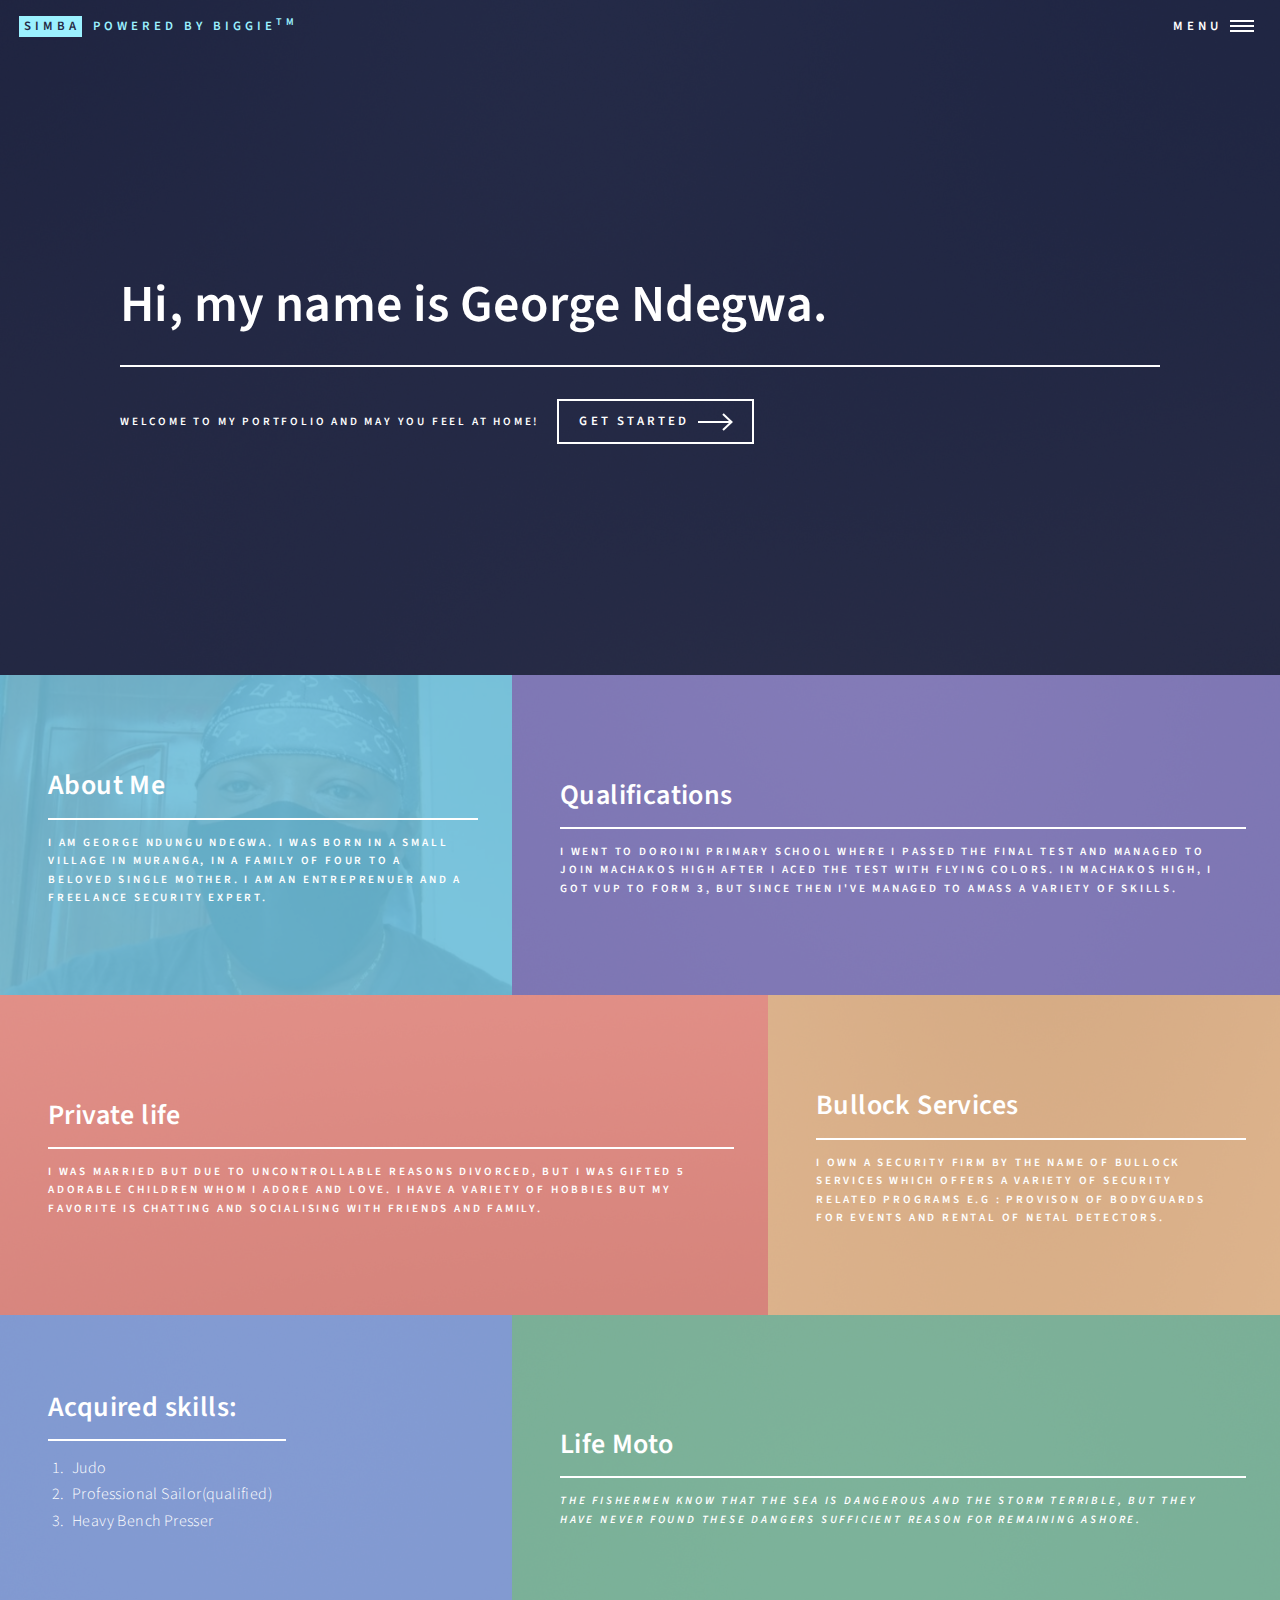
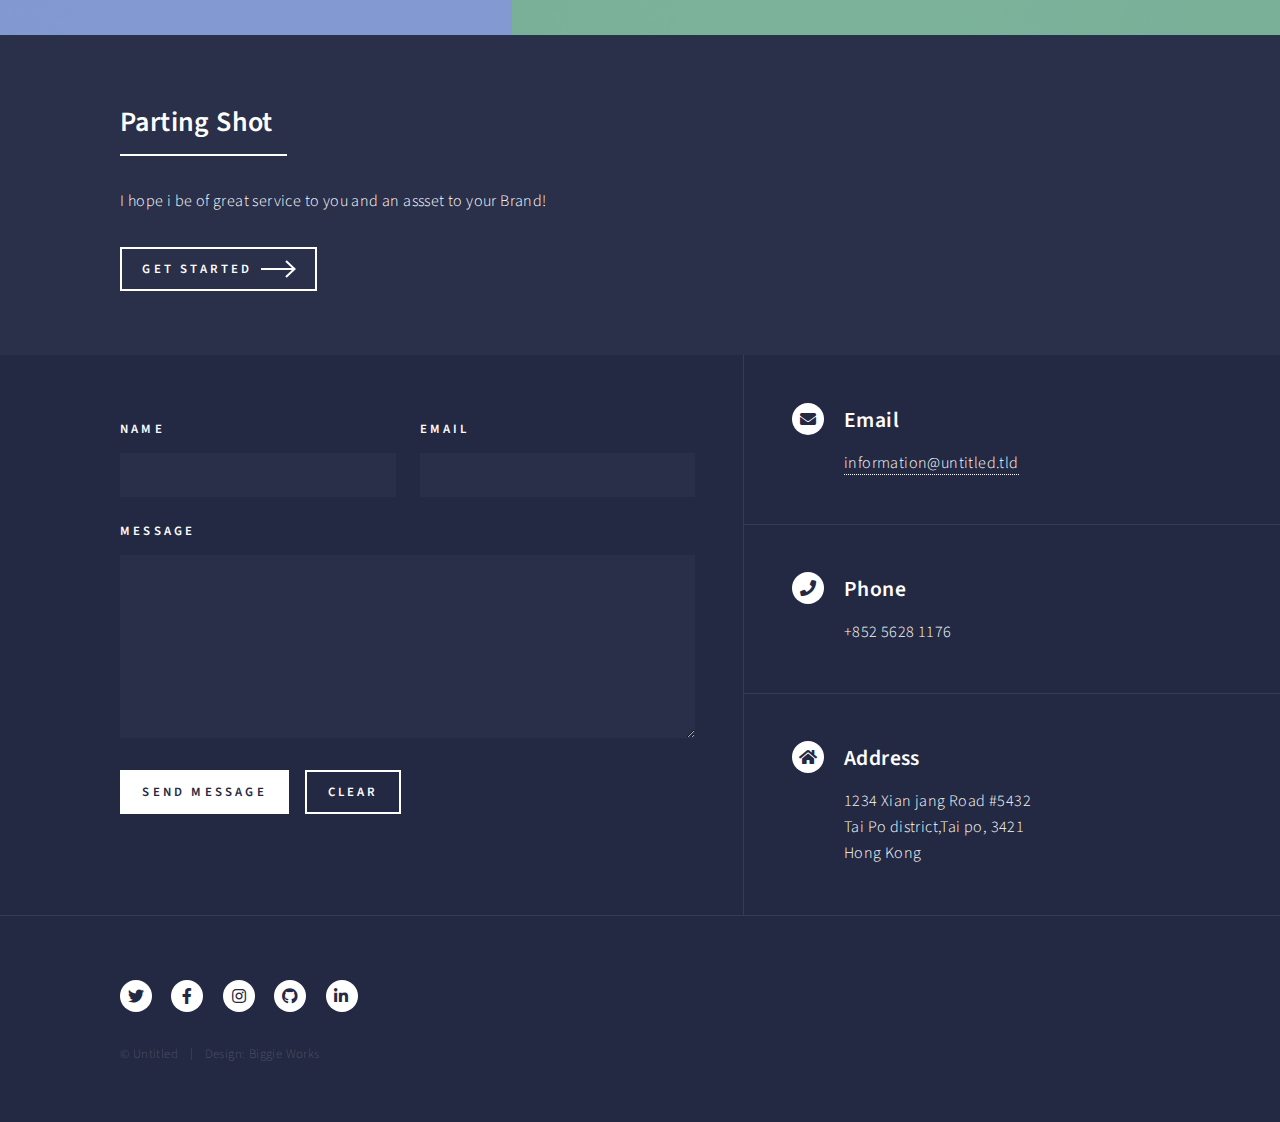
<file: index.html>
<!DOCTYPE HTML>
<!--
	Forty by HTML5 UP
	html5up.net | @ajlkn
	Free for personal and commercial use under the CCA 3.0 license (html5up.net/license)
-->
<html>
	<head>
		<title>@officialGeorgeNdegwa</title>
		<meta charset="utf-8" />
		<meta name="viewport" content="width=device-width, initial-scale=1, user-scalable=no" />
		<link rel="stylesheet" href="assets/css/main.css" />
		<noscript><link rel="stylesheet" href="assets/css/noscript.css" /></noscript>
	</head>
	<body class="is-preload">

		<!-- Wrapper -->
			<div id="wrapper">

				<!-- Header -->
					<header id="header" class="alt">
						<a href="index.html" class="logo"><strong>Simba</strong> <span>Powered by Biggie<sup>tm</sup></span></a>
						<nav>
							<a href="#menu">Menu</a>
						</nav>
					</header>

				<!-- Menu -->
					<nav id="menu">
						<ul class="links">
							<li><a href="index.html">Home</a></li>
							<li><a href="about_me.html">About me</a></li>
							<li><a href="Qualifications.html">Qualifications</a></li>
							<li><a href="Private life.html">Private life</a></li>
						</ul>
						<ul class="actions stacked">
							<li><a href="#" class="button primary fit">Get Started</a></li>
							
						</ul>
					</nav>

				<!-- Banner -->
					<section id="banner" class="major">
						<div class="inner">
							<header class="major">
								<h1>Hi, my name is George Ndegwa.</h1>
							</header>
							<div class="content">
								<p>Welcome to my portfolio and may you feel at home!</p>
								<br />
					         
				
								<ul class="actions">
									<li><a href="#one" class="button next scrolly">Get Started</a></li>
								</ul>
							</div>
						</div>
					</section>

				<!-- Main -->
					<div id="main">

						<!-- One -->
							<section id="one" class="tiles">
								<article>
									<span class="image">
										<img src="images/baba.png" alt="" />
									</span>
									<header class="major">
										<h3><a href="about_me.html" class="link">About Me</a></h3>
										<p>I am George Ndungu Ndegwa. I was born in a small village in muranga, in a family of four to a beloved single mother. I am an entreprenuer and a freelance security expert.</p>
									</header>
								</article>
								<article>
									<span class="image">
										<img src="images/pic02.jpg" alt="" />
									</span>
									<header class="major">
										<h3><a href="about_me.html" class="link">Qualifications</a></h3>
										<p>I went to doroini Primary School where i passed the final test and managed to join Machakos High after i aced the test with flying colors. In Machakos high, I got vup to form 3, but since then i've managed to amass a variety of skills.</p>
									</header>
								</article>
								<article>
									<span class="image">
										<img src="images/pic03.jpg" alt="" />
									</span>
									<header class="major">
										<h3><a href="about_me.html" class="link">Private life</a></h3>
										<p>I was married but due to uncontrollable reasons divorced, but i was gifted 5 adorable children whom i adore and love. I have a variety of hobbies but my favorite is chatting and socialising with friends and family.</p>
									</header>
								</article>
								<article>
									<span class="image">
										<img src="images/pic04.jpg" alt="" />
									</span>
									<header class="major">
										<h3><a href="about_me.html" class="link">Bullock Services</a></h3>
										<p>I own a security firm by the name of bullock services which offers a variety of security related programs e.g : provison of bodyguards for events and rental of netal detectors.</e></p>
									</header>
								</article>
								<article>
									<span class="image">
										<img src="images/pic05.jpg" alt="" />
									</span>
									<header class="major">
										<h3><a href="about_me.html" class="link">Acquired skills:</a></h3>
										<p><ol>
										<li>Judo</li>
										<li>Professional Sailor(qualified)</li>
										<li>Heavy Bench Presser</li>
										</ol></p>
									</header>
								</article>
								<article>
									<span class="image">
										<img src="images/pic06.jpg" alt="" />
									</span>
									<header class="major">
										<h3><a href="about_me.html" class="link">Life Moto</a></h3>
										<p><i>The fishermen know that the sea is dangerous and the storm terrible, but they have never found these dangers sufficient reason for remaining ashore.</i></p>
									</header>
								</article>
							</section>

						<!-- Two -->
							<section id="two">
								<div class="inner">
									<header class="major">
										<h2>Parting Shot</h2>
									</header>
							<p> I hope i be of great service to you and an assset to your Brand!</p>
									<ul class="actions">
										<li><a href="about_me.html" class="button next">Get Started</a></li>
									</ul>
								</div>
							</section>

					</div>

				<!-- Contact -->
					<section id="contact">
						<div class="inner">
							<section>
								<form method="post" action="#">
									<div class="fields">
										<div class="field half">
											<label for="name">Name</label>
											<input type="text" name="name" id="name" />
										</div>
										<div class="field half">
											<label for="email">Email</label>
											<input type="text" name="email" id="email" />
										</div>
										<div class="field">
											<label for="message">Message</label>
											<textarea name="message" id="message" rows="6"></textarea>
										</div>
									</div>
									<ul class="actions">
										<li><input type="submit" value="Send Message" class="primary" /></li>
										<li><input type="reset" value="Clear" /></li>
									</ul>
								</form>
							</section>
							<section class="split">
								<section>
									<div class="contact-method">
										<span class="icon solid alt fa-envelope"></span>
										<h3>Email</h3>
										<a href="#">information@untitled.tld</a>
									</div>
								</section>
								<section>
									<div class="contact-method">
										<span class="icon solid alt fa-phone"></span>
										<h3>Phone</h3>
										<span>+852 5628 1176</span>
									</div>
								</section>
								<section>
									<div class="contact-method">
										<span class="icon solid alt fa-home"></span>
										<h3>Address</h3>
										<span>1234 Xian jang Road #5432<br />
										Tai Po district,Tai po, 3421<br />
										Hong Kong</span>
									</div>
								</section>
							</section>
						</div>
					</section>

				<!-- Footer -->
					<footer id="footer">
						<div class="inner">
							<ul class="icons">
								<li><a href="#" class="icon brands alt fa-twitter"><span class="label">Twitter</span></a></li>
								<li><a href="#" class="icon brands alt fa-facebook-f"><span class="label">Facebook</span></a></li>
								<li><a href="#" class="icon brands alt fa-instagram"><span class="label">Instagram</span></a></li>
								<li><a href="#" class="icon brands alt fa-github"><span class="label">GitHub</span></a></li>
								<li><a href="#" class="icon brands alt fa-linkedin-in"><span class="label">LinkedIn</span></a></li>
							</ul>
							<ul class="copyright">
								<li>&copy; Untitled</li><li>Design: <!--<a href=</a>"https://html5up.net"-->Biggie Works</a></li>
							</ul>
						</div>
					</footer>

			</div>

		<!-- Scripts -->
			<script src="assets/js/jquery.min.js"></script>
			<script src="assets/js/jquery.scrolly.min.js"></script>
			<script src="assets/js/jquery.scrollex.min.js"></script>
			<script src="assets/js/browser.min.js"></script>
			<script src="assets/js/breakpoints.min.js"></script>
			<script src="assets/js/util.js"></script>
			<script src="assets/js/main.js"></script>

	</body>
</html>
</file>
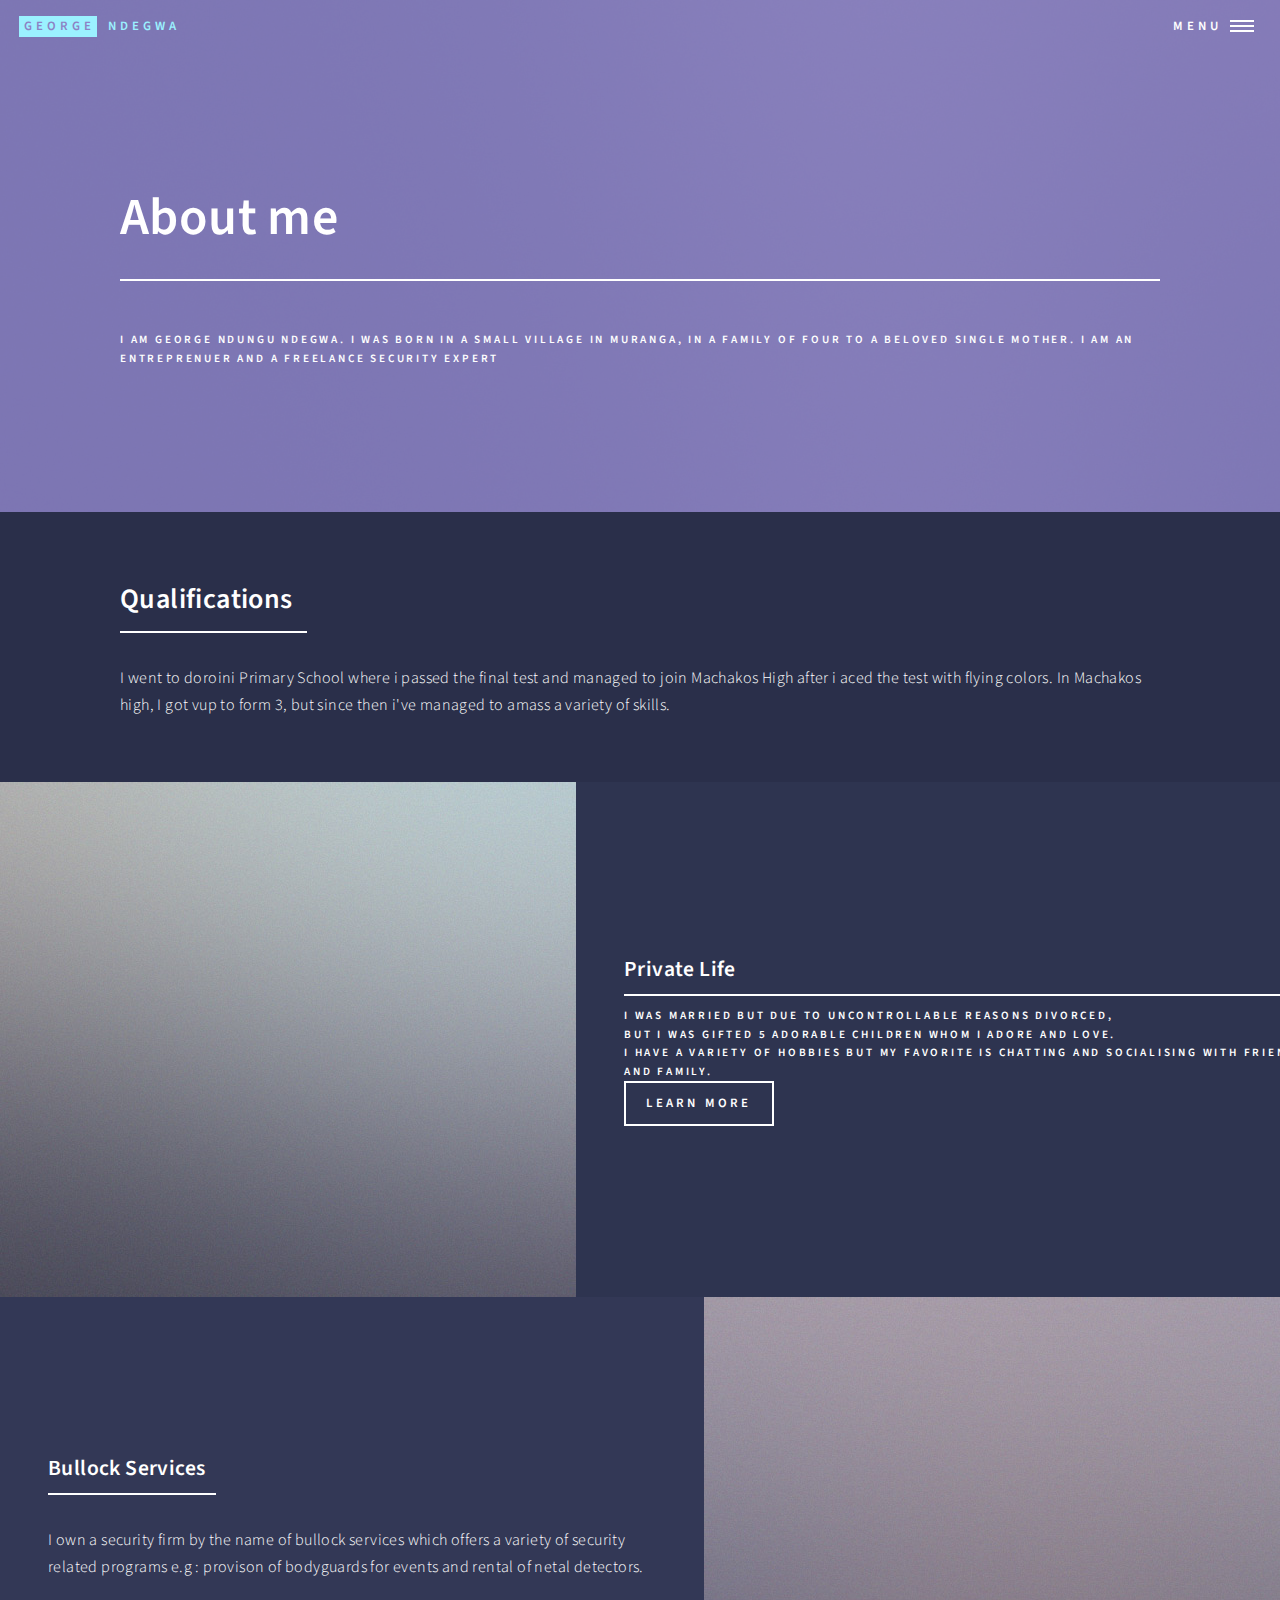
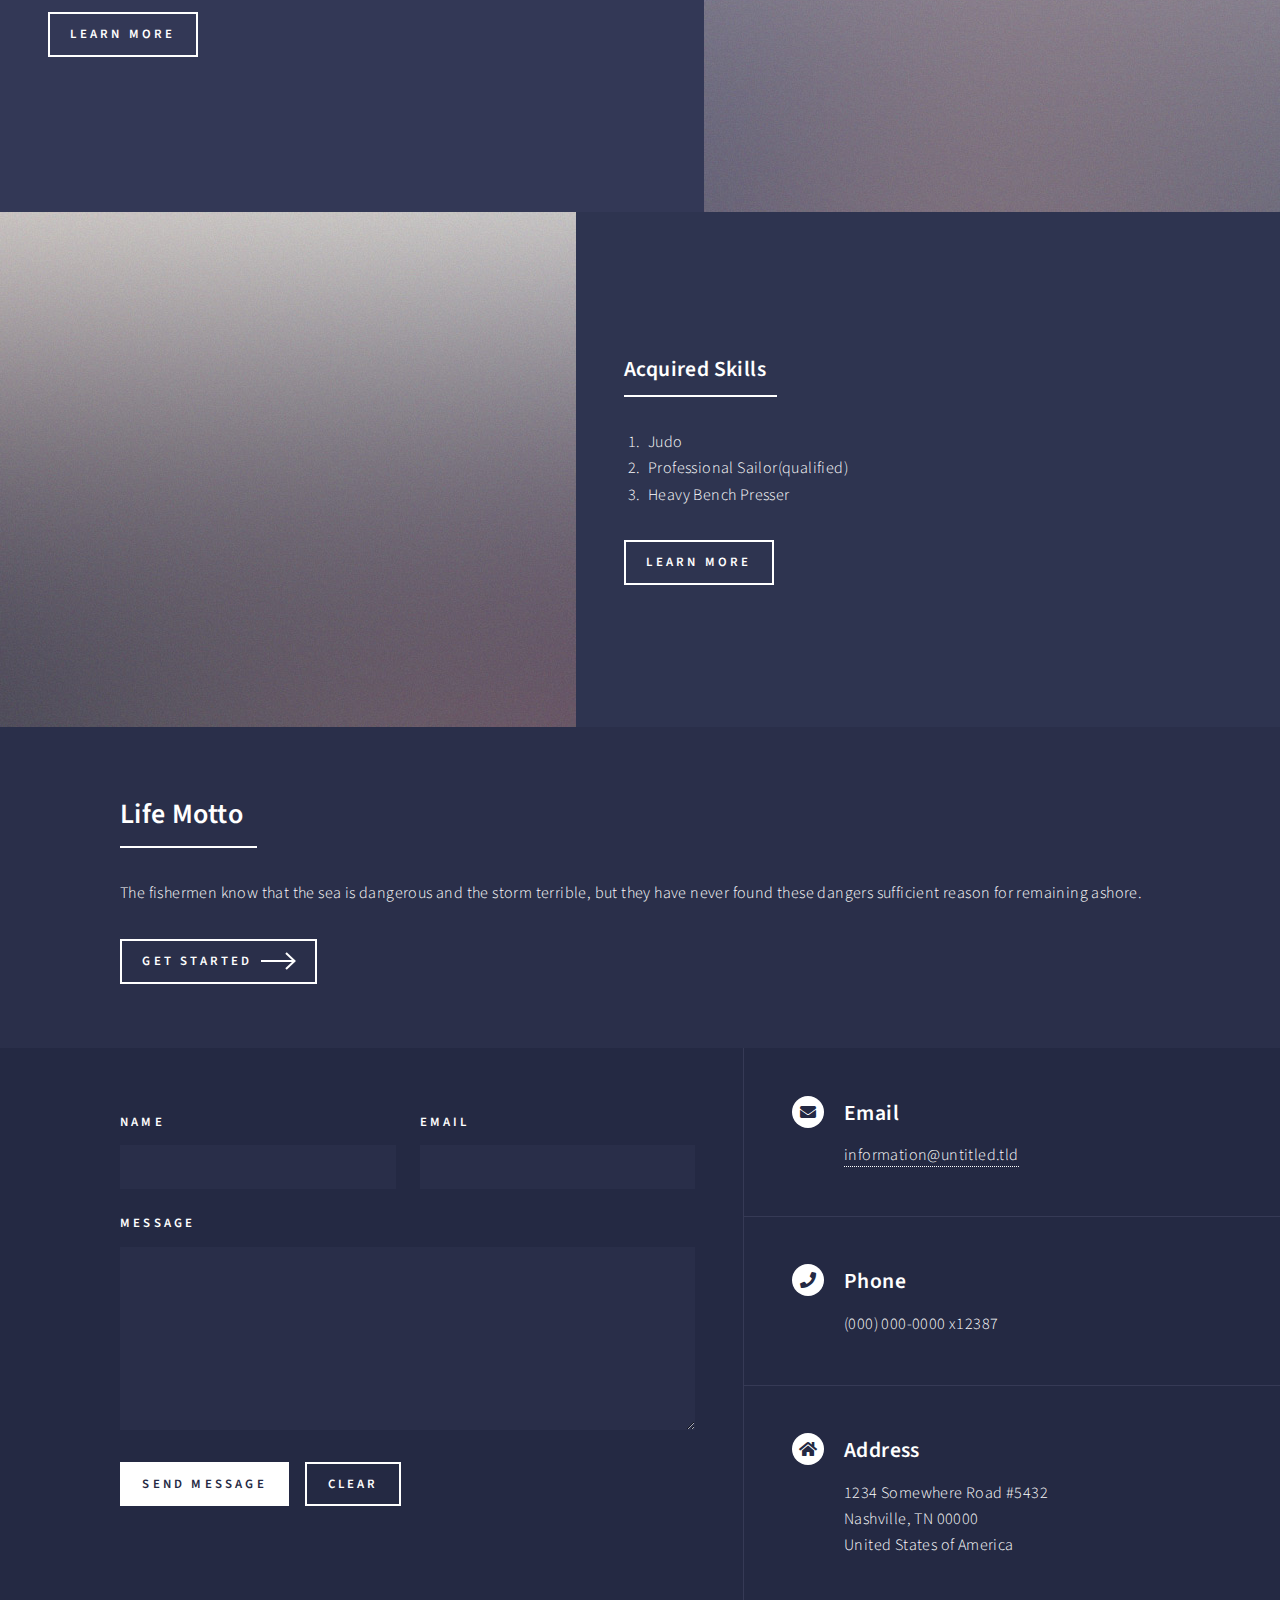
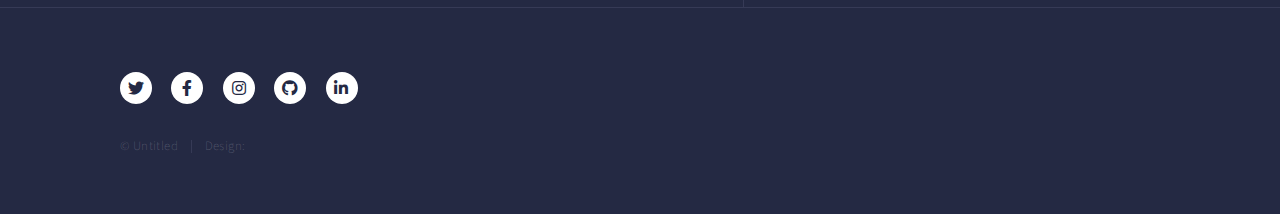
<file: about_me.html>
<!DOCTYPE HTML>
<!--
	Forty by HTML5 UP
	html5up.net | @ajlkn
	Free for personal and commercial use under the CCA 3.0 license (html5up.net/license)
-->
<html>
	<head>
		<title>@OfficialGeorgeNdegwa</title>
		<meta charset="utf-8" />
		<meta name="viewport" content="width=device-width, initial-scale=1, user-scalable=no" />
		<link rel="stylesheet" href="assets/css/main.css" />
		<noscript><link rel="stylesheet" href="assets/css/noscript.css" /></noscript>
	</head>
	<body class="is-preload">

		<!-- Wrapper -->
			<div id="wrapper">

				<!-- Header -->
				<!-- Note: The "styleN" class below should match that of the banner element. -->
					<header id="header" class="alt style2">
						<a href="index.html" class="logo"><strong>George</strong> <span>Ndegwa</span></a>
						<nav>
							<a href="#menu">Menu</a>
						</nav>
					</header>

				<!-- Menu -->
					<nav id="menu">
						<ul class="links">
							<li><a href="index.html"></a></li>
							<li><a href="about_me.html">Landing</a></li>
							<li><a href="generic.html">Generic</a></li>
							<li><a href="elements.html">Elements</a></li>
						</ul>
						<ul class="actions stacked">
							<li><a href="#" class="button primary fit">Get Started</a></li>
							<li><a href="#" class="button fit">Log In</a></li>
						</ul>
					</nav>

				<!-- Banner -->
				<!-- Note: The "styleN" class below should match that of the header element. -->
					<section id="banner" class="style2">
						<div class="inner">
							<span class="image">
								<img src="images/pic07.jpg" alt="" />
							</span>
							<header class="major">
								<h1>About me</h1>
							</header>
							<div class="content">
								<p><br />
									I am George Ndungu Ndegwa. I was born in a small village in muranga, in a family of four to a beloved single mother. I am an entreprenuer and a freelance security expert</p>
							</div>
						</div>
					</section>

				<!-- Main -->
					<div id="main">

						<!-- One -->
							<section id="one">
								<div class="inner">
									<header class="major">
										<h2>Qualifications</h2>
									</header>
									<p>I went to doroini Primary School where i passed the final test and managed to join Machakos High after i aced the test with flying colors. In Machakos high, I got vup to form 3, but since then i've managed to amass a variety of skills.</p>
								</div>
							</section>

						<!-- Two -->
							<section id="two" class="spotlights">
								<section>
									<a href="generic.html" class="image">
										<img src="images/pic08.jpg" alt="" data-position="center center" />
									</a>
									<div class="content">
										<div class="inner">
											<header class="major">
												<h3>Private Life</h3>
									
											<p>I was married but due to uncontrollable reasons divorced,<br>but i was gifted 5 adorable children whom i adore and love.<br>I have a variety of hobbies but my favorite is chatting and socialising with friends<br>and family.</p>
											<ul class="actions">
												<li><a href="generic.html" class="button">Learn more</a></li>
											</ul>
										</div>
									</div>
								</section>
								<section>
									<a href="generic.html" class="image">
										<img src="images/pic09.jpg" alt="" data-position="top center" />
									</a>
									<div class="content">
										<div class="inner">
											<header class="major">
												<h3>Bullock Services</h3>
											</header>
											<p>I own a security firm by the name of bullock services which offers a variety of security related programs e.g : provison of bodyguards for events and rental of netal detectors.</p>
											<ul class="actions">
												<li><a href="generic.html" class="button">Learn more</a></li>
											</ul>
										</div>
									</div>
								</section>
								<section>
									<a href="generic.html" class="image">
										<img src="images/pic10.jpg" alt="" data-position="25% 25%" />
									</a>
									<div class="content">
										<div class="inner">
											<header class="major">
												<h3>Acquired Skills</h3>
											</header>
											<p><ol>
												<li>Judo</li>
												<li>Professional Sailor(qualified)</li>
												<li>Heavy Bench Presser</li>
												</ol></p>
											<ul class="actions">
												<li><a href="generic.html" class="button">Learn more</a></li>
											</ul>
										</div>
									</div>
								</section>
							</section>

						<!-- Three -->
							<section id="three">
								<div class="inner">
									<header class="major">
										<h2>Life Motto</h2>
									</header>
									<p>The fishermen know that the sea is dangerous and the storm terrible, but they have never found these dangers sufficient reason for remaining ashore.</p>
									<ul class="actions">
										<li><a href="generic.html" class="button next">Get Started</a></li>
									</ul>
								</div>
							</section>

					</div>

				<!-- Contact -->
					<section id="contact">
						<div class="inner">
							<section>
								<form method="post" action="#">
									<div class="fields">
										<div class="field half">
											<label for="name">Name</label>
											<input type="text" name="name" id="name" />
										</div>
										<div class="field half">
											<label for="email">Email</label>
											<input type="text" name="email" id="email" />
										</div>
										<div class="field">
											<label for="message">Message</label>
											<textarea name="message" id="message" rows="6"></textarea>
										</div>
									</div>
									<ul class="actions">
										<li><input type="submit" value="Send Message" class="primary" /></li>
										<li><input type="reset" value="Clear" /></li>
									</ul>
								</form>
							</section>
							<section class="split">
								<section>
									<div class="contact-method">
										<span class="icon solid alt fa-envelope"></span>
										<h3>Email</h3>
										<a href="#">information@untitled.tld</a>
									</div>
								</section>
								<section>
									<div class="contact-method">
										<span class="icon solid alt fa-phone"></span>
										<h3>Phone</h3>
										<span>(000) 000-0000 x12387</span>
									</div>
								</section>
								<section>
									<div class="contact-method">
										<span class="icon solid alt fa-home"></span>
										<h3>Address</h3>
										<span>1234 Somewhere Road #5432<br />
										Nashville, TN 00000<br />
										United States of America</span>
									</div>
								</section>
							</section>
						</div>
					</section>

				<!-- Footer -->
					<footer id="footer">
						<div class="inner">
							<ul class="icons">
								<li><a href="#" class="icon brands alt fa-twitter"><span class="label">Twitter</span></a></li>
								<li><a href="#" class="icon brands alt fa-facebook-f"><span class="label">Facebook</span></a></li>
								<li><a href="#" class="icon brands alt fa-instagram"><span class="label">Instagram</span></a></li>
								<li><a href="#" class="icon brands alt fa-github"><span class="label">GitHub</span></a></li>
								<li><a href="#" class="icon brands alt fa-linkedin-in"><span class="label">LinkedIn</span></a></li>
							</ul>
							<ul class="copyright">
								<li>&copy; Untitled</li><li>Design: <!--<a href="https://html5up.net">HTML5 UP</a></li>-->
							</ul>
						</div>
					</footer>

			</div>

		<!-- Scripts -->
			<script src="assets/js/jquery.min.js"></script>
			<script src="assets/js/jquery.scrolly.min.js"></script>
			<script src="assets/js/jquery.scrollex.min.js"></script>
			<script src="assets/js/browser.min.js"></script>
			<script src="assets/js/breakpoints.min.js"></script>
			<script src="assets/js/util.js"></script>
			<script src="assets/js/main.js"></script>

	</body>
</html>
</file>
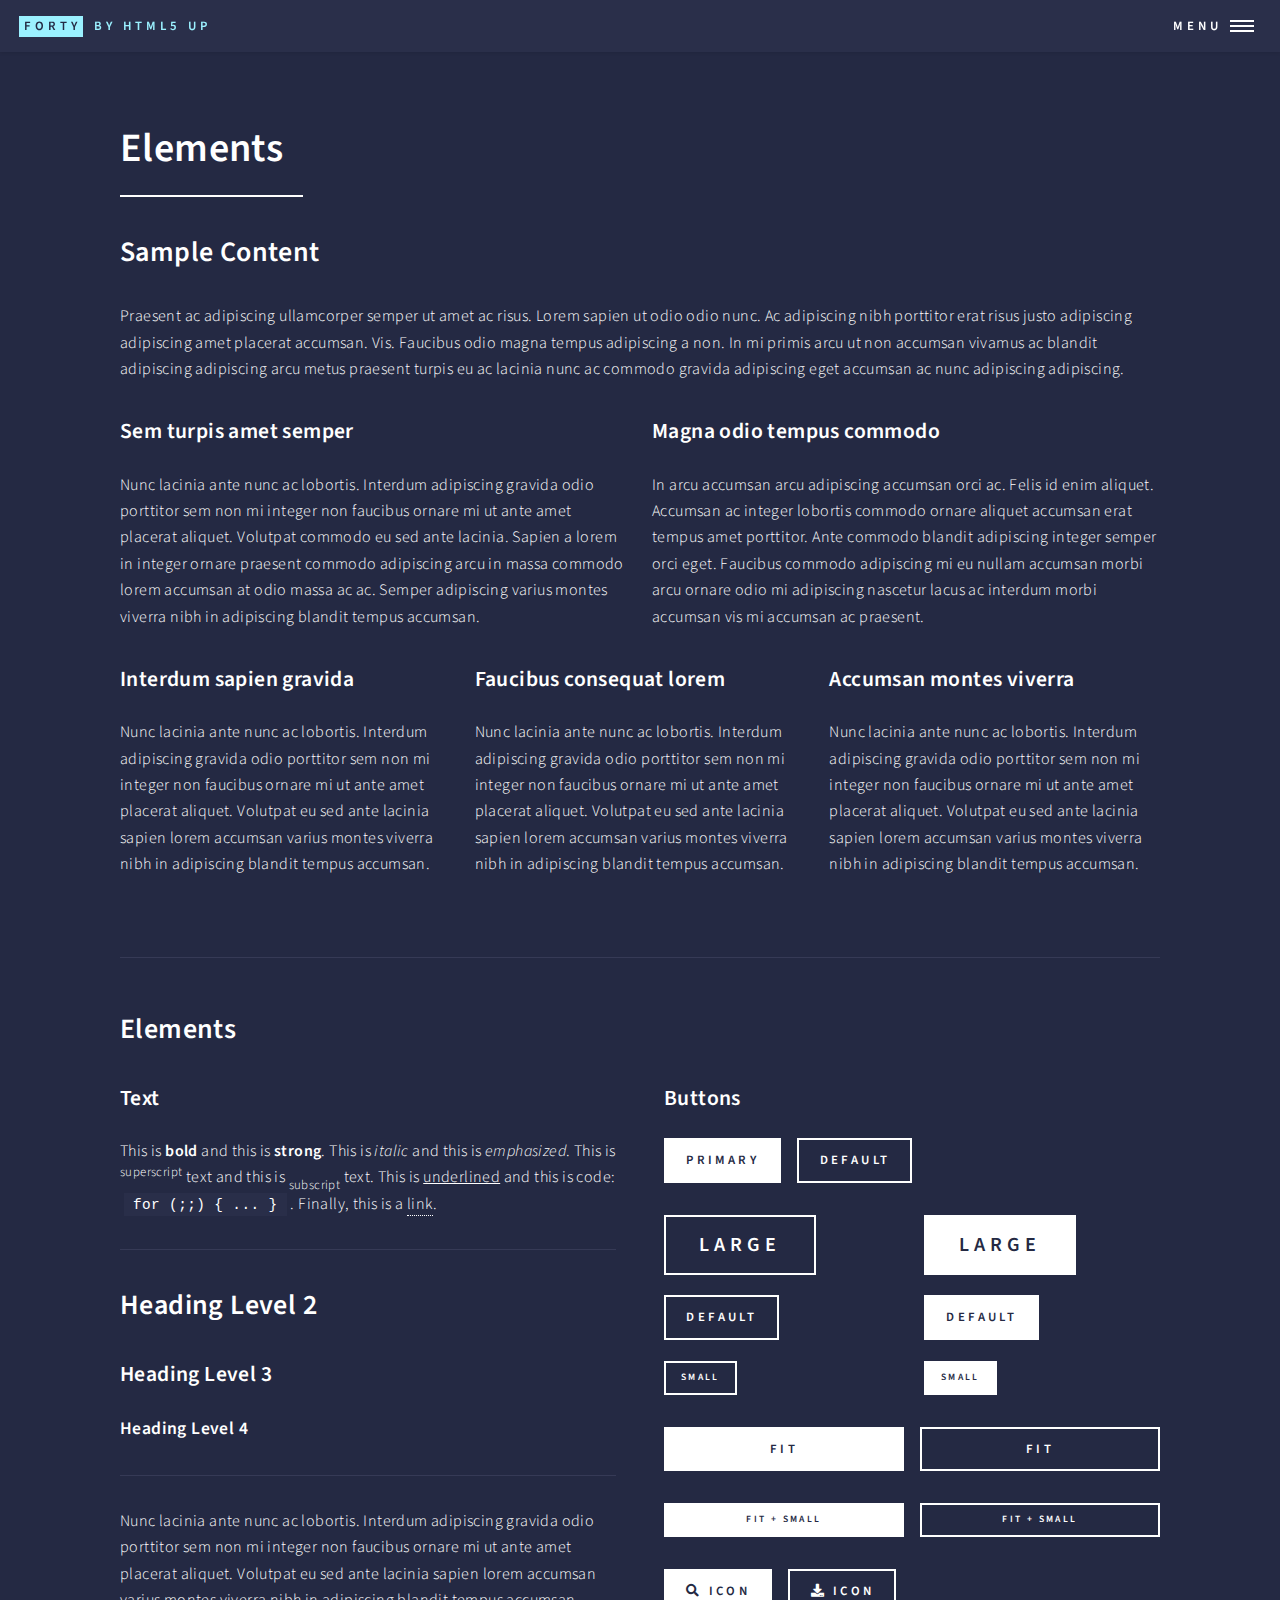
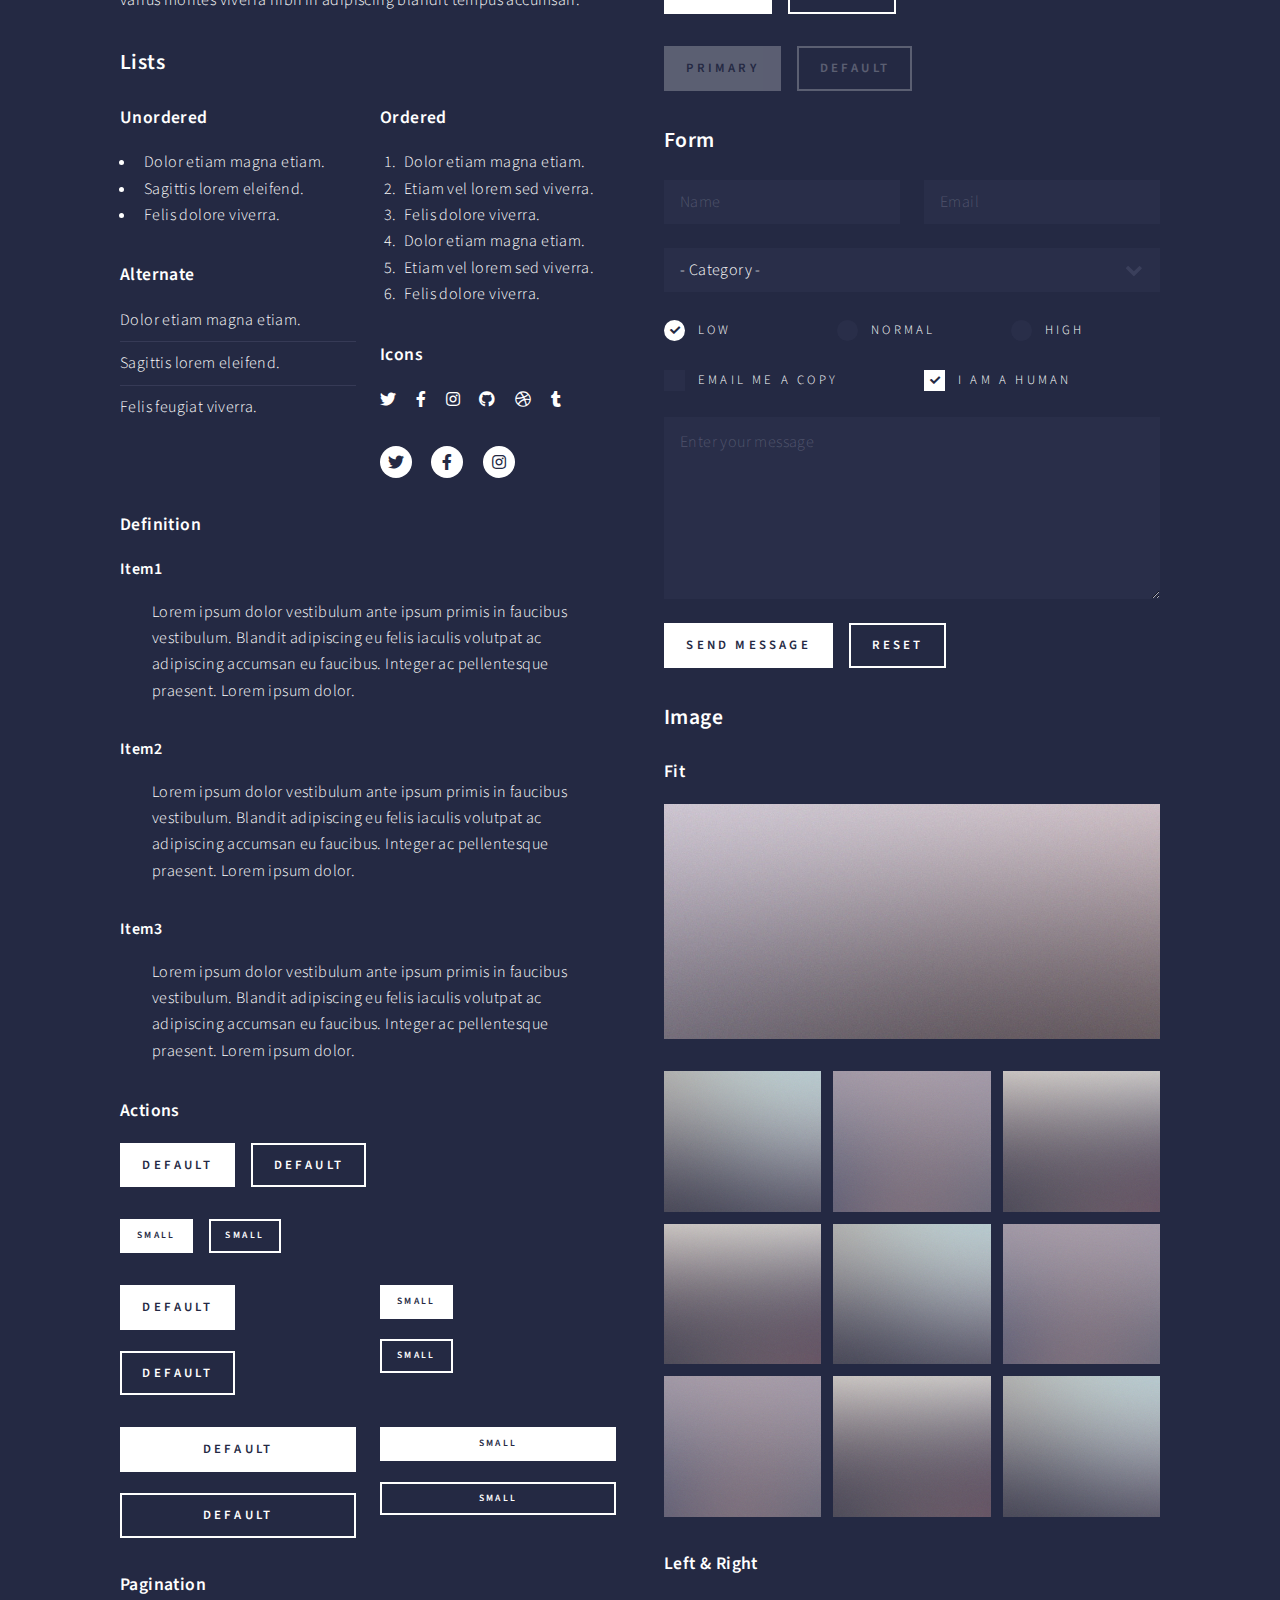
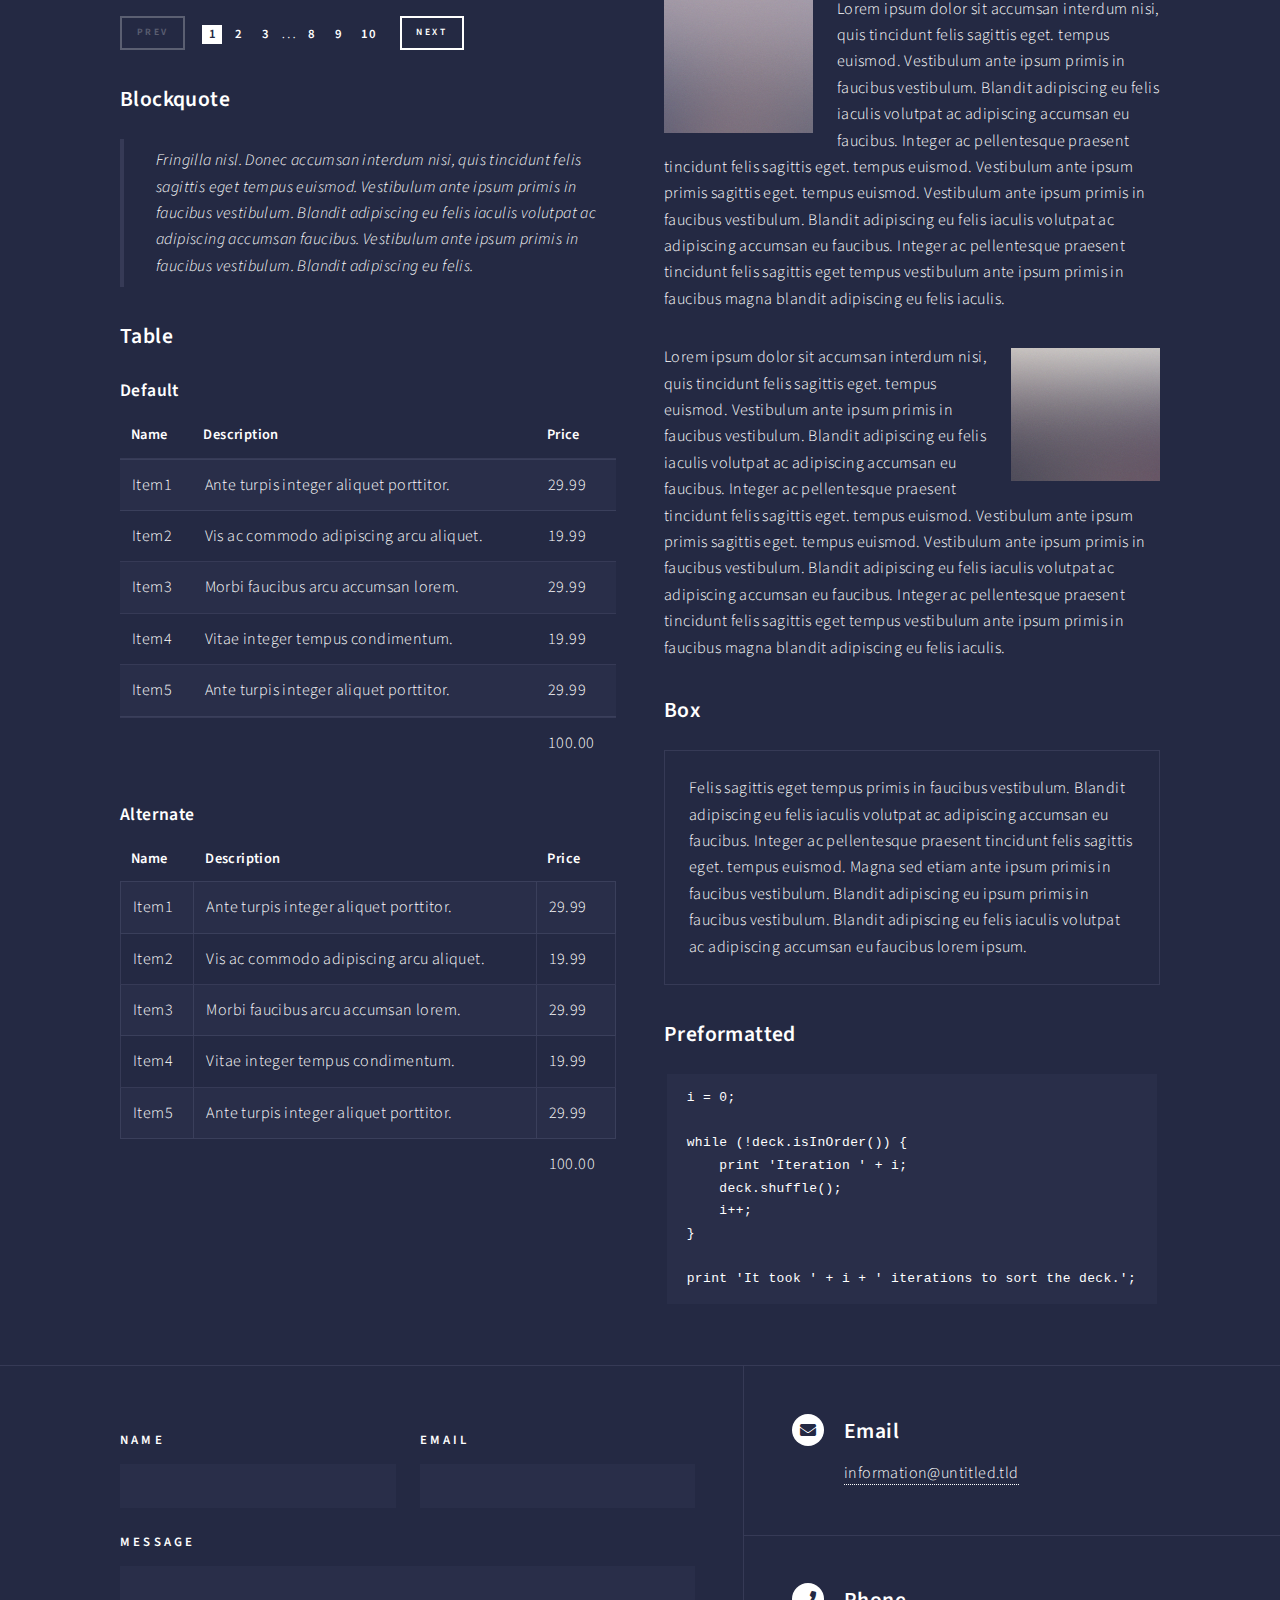
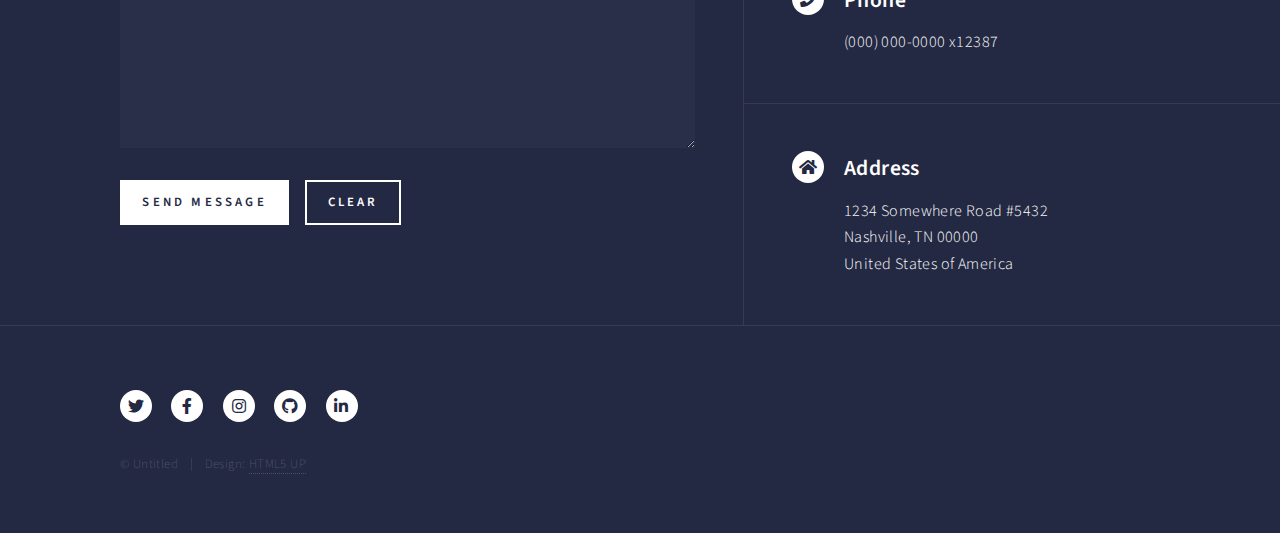
<file: elements.html>
<!DOCTYPE HTML>
<!--
	Forty by HTML5 UP
	html5up.net | @ajlkn
	Free for personal and commercial use under the CCA 3.0 license (html5up.net/license)
-->
<html>
	<head>
		<title>Elements - Forty by HTML5 UP</title>
		<meta charset="utf-8" />
		<meta name="viewport" content="width=device-width, initial-scale=1, user-scalable=no" />
		<link rel="stylesheet" href="assets/css/main.css" />
		<noscript><link rel="stylesheet" href="assets/css/noscript.css" /></noscript>
	</head>
	<body class="is-preload">

		<!-- Wrapper -->
			<div id="wrapper">

				<!-- Header -->
					<header id="header">
						<a href="index.html" class="logo"><strong>Forty</strong> <span>by HTML5 UP</span></a>
						<nav>
							<a href="#menu">Menu</a>
						</nav>
					</header>

				<!-- Menu -->
					<nav id="menu">
						<ul class="links">
							<li><a href="index.html">Home</a></li>
							<li><a href="landing.html">Landing</a></li>
							<li><a href="generic.html">Generic</a></li>
							<li><a href="elements.html">Elements</a></li>
						</ul>
						<ul class="actions stacked">
							<li><a href="#" class="button primary fit">Get Started</a></li>
							<li><a href="#" class="button fit">Log In</a></li>
						</ul>
					</nav>

				<!-- Main -->
					<div id="main" class="alt">

						<!-- One -->
							<section id="one">
								<div class="inner">
									<header class="major">
										<h1>Elements</h1>
									</header>

									<!-- Content -->
										<h2 id="content">Sample Content</h2>
										<p>Praesent ac adipiscing ullamcorper semper ut amet ac risus. Lorem sapien ut odio odio nunc. Ac adipiscing nibh porttitor erat risus justo adipiscing adipiscing amet placerat accumsan. Vis. Faucibus odio magna tempus adipiscing a non. In mi primis arcu ut non accumsan vivamus ac blandit adipiscing adipiscing arcu metus praesent turpis eu ac lacinia nunc ac commodo gravida adipiscing eget accumsan ac nunc adipiscing adipiscing.</p>
										<div class="row">
											<div class="col-6 col-12-small">
												<h3>Sem turpis amet semper</h3>
												<p>Nunc lacinia ante nunc ac lobortis. Interdum adipiscing gravida odio porttitor sem non mi integer non faucibus ornare mi ut ante amet placerat aliquet. Volutpat commodo eu sed ante lacinia. Sapien a lorem in integer ornare praesent commodo adipiscing arcu in massa commodo lorem accumsan at odio massa ac ac. Semper adipiscing varius montes viverra nibh in adipiscing blandit tempus accumsan.</p>
											</div>
											<div class="col-6 col-12-small">
												<h3>Magna odio tempus commodo</h3>
												<p>In arcu accumsan arcu adipiscing accumsan orci ac. Felis id enim aliquet. Accumsan ac integer lobortis commodo ornare aliquet accumsan erat tempus amet porttitor. Ante commodo blandit adipiscing integer semper orci eget. Faucibus commodo adipiscing mi eu nullam accumsan morbi arcu ornare odio mi adipiscing nascetur lacus ac interdum morbi accumsan vis mi accumsan ac praesent.</p>
											</div>
											<!-- Break -->
											<div class="col-4 col-12-medium">
												<h3>Interdum sapien gravida</h3>
												<p>Nunc lacinia ante nunc ac lobortis. Interdum adipiscing gravida odio porttitor sem non mi integer non faucibus ornare mi ut ante amet placerat aliquet. Volutpat eu sed ante lacinia sapien lorem accumsan varius montes viverra nibh in adipiscing blandit tempus accumsan.</p>
											</div>
											<div class="col-4 col-12-medium">
												<h3>Faucibus consequat lorem</h3>
												<p>Nunc lacinia ante nunc ac lobortis. Interdum adipiscing gravida odio porttitor sem non mi integer non faucibus ornare mi ut ante amet placerat aliquet. Volutpat eu sed ante lacinia sapien lorem accumsan varius montes viverra nibh in adipiscing blandit tempus accumsan.</p>
											</div>
											<div class="col-4 col-12-medium">
												<h3>Accumsan montes viverra</h3>
												<p>Nunc lacinia ante nunc ac lobortis. Interdum adipiscing gravida odio porttitor sem non mi integer non faucibus ornare mi ut ante amet placerat aliquet. Volutpat eu sed ante lacinia sapien lorem accumsan varius montes viverra nibh in adipiscing blandit tempus accumsan.</p>
											</div>
										</div>

									<hr class="major" />

									<!-- Elements -->
										<h2 id="elements">Elements</h2>
										<div class="row gtr-200">
											<div class="col-6 col-12-medium">

												<!-- Text stuff -->
													<h3>Text</h3>
													<p>This is <b>bold</b> and this is <strong>strong</strong>. This is <i>italic</i> and this is <em>emphasized</em>.
													This is <sup>superscript</sup> text and this is <sub>subscript</sub> text.
													This is <u>underlined</u> and this is code: <code>for (;;) { ... }</code>.
													Finally, this is a <a href="#">link</a>.</p>
													<hr />
													<h2>Heading Level 2</h2>
													<h3>Heading Level 3</h3>
													<h4>Heading Level 4</h4>
													<hr />
													<p>Nunc lacinia ante nunc ac lobortis. Interdum adipiscing gravida odio porttitor sem non mi integer non faucibus ornare mi ut ante amet placerat aliquet. Volutpat eu sed ante lacinia sapien lorem accumsan varius montes viverra nibh in adipiscing blandit tempus accumsan.</p>

												<!-- Lists -->
													<h3>Lists</h3>
													<div class="row">
														<div class="col-6 col-12-small">

															<h4>Unordered</h4>
															<ul>
																<li>Dolor etiam magna etiam.</li>
																<li>Sagittis lorem eleifend.</li>
																<li>Felis dolore viverra.</li>
															</ul>

															<h4>Alternate</h4>
															<ul class="alt">
																<li>Dolor etiam magna etiam.</li>
																<li>Sagittis lorem eleifend.</li>
																<li>Felis feugiat viverra.</li>
															</ul>

														</div>
														<div class="col-6 col-12-small">

															<h4>Ordered</h4>
															<ol>
																<li>Dolor etiam magna etiam.</li>
																<li>Etiam vel lorem sed viverra.</li>
																<li>Felis dolore viverra.</li>
																<li>Dolor etiam magna etiam.</li>
																<li>Etiam vel lorem sed viverra.</li>
																<li>Felis dolore viverra.</li>
															</ol>

															<h4>Icons</h4>
															<ul class="icons">
																<li><a href="#" class="icon brands fa-twitter"><span class="label">Twitter</span></a></li>
																<li><a href="#" class="icon brands fa-facebook-f"><span class="label">Facebook</span></a></li>
																<li><a href="#" class="icon brands fa-instagram"><span class="label">Instagram</span></a></li>
																<li><a href="#" class="icon brands fa-github"><span class="label">Github</span></a></li>
																<li><a href="#" class="icon brands fa-dribbble"><span class="label">Dribbble</span></a></li>
																<li><a href="#" class="icon brands fa-tumblr"><span class="label">Tumblr</span></a></li>
															</ul>
															<ul class="icons">
																<li><a href="#" class="icon brands alt fa-twitter"><span class="label">Twitter</span></a></li>
																<li><a href="#" class="icon brands alt fa-facebook-f"><span class="label">Facebook</span></a></li>
																<li><a href="#" class="icon brands alt fa-instagram"><span class="label">Instagram</span></a></li>
															</ul>

														</div>
													</div>
													<h4>Definition</h4>
													<dl>
														<dt>Item1</dt>
														<dd>
															<p>Lorem ipsum dolor vestibulum ante ipsum primis in faucibus vestibulum. Blandit adipiscing eu felis iaculis volutpat ac adipiscing accumsan eu faucibus. Integer ac pellentesque praesent. Lorem ipsum dolor.</p>
														</dd>
														<dt>Item2</dt>
														<dd>
															<p>Lorem ipsum dolor vestibulum ante ipsum primis in faucibus vestibulum. Blandit adipiscing eu felis iaculis volutpat ac adipiscing accumsan eu faucibus. Integer ac pellentesque praesent. Lorem ipsum dolor.</p>
														</dd>
														<dt>Item3</dt>
														<dd>
															<p>Lorem ipsum dolor vestibulum ante ipsum primis in faucibus vestibulum. Blandit adipiscing eu felis iaculis volutpat ac adipiscing accumsan eu faucibus. Integer ac pellentesque praesent. Lorem ipsum dolor.</p>
														</dd>
													</dl>

													<h4>Actions</h4>
													<ul class="actions">
														<li><a href="#" class="button primary">Default</a></li>
														<li><a href="#" class="button">Default</a></li>
													</ul>
													<ul class="actions small">
														<li><a href="#" class="button primary small">Small</a></li>
														<li><a href="#" class="button small">Small</a></li>
													</ul>
													<div class="row">
														<div class="col-6 col-12-small">
															<ul class="actions stacked">
																<li><a href="#" class="button primary">Default</a></li>
																<li><a href="#" class="button">Default</a></li>
															</ul>
														</div>
														<div class="col-6 col-12-small">
															<ul class="actions stacked">
																<li><a href="#" class="button primary small">Small</a></li>
																<li><a href="#" class="button small">Small</a></li>
															</ul>
														</div>
														<div class="col-6 col-12-small">
															<ul class="actions stacked">
																<li><a href="#" class="button primary fit">Default</a></li>
																<li><a href="#" class="button fit">Default</a></li>
															</ul>
														</div>
														<div class="col-6 col-12-small">
															<ul class="actions stacked">
																<li><a href="#" class="button primary small fit">Small</a></li>
																<li><a href="#" class="button small fit">Small</a></li>
															</ul>
														</div>
													</div>

													<h4>Pagination</h4>
													<ul class="pagination">
														<li><span class="button small disabled">Prev</span></li>
														<li><a href="#" class="page active">1</a></li>
														<li><a href="#" class="page">2</a></li>
														<li><a href="#" class="page">3</a></li>
														<li><span>&hellip;</span></li>
														<li><a href="#" class="page">8</a></li>
														<li><a href="#" class="page">9</a></li>
														<li><a href="#" class="page">10</a></li>
														<li><a href="#" class="button small">Next</a></li>
													</ul>

												<!-- Blockquote -->
													<h3>Blockquote</h3>
													<blockquote>Fringilla nisl. Donec accumsan interdum nisi, quis tincidunt felis sagittis eget tempus euismod. Vestibulum ante ipsum primis in faucibus vestibulum. Blandit adipiscing eu felis iaculis volutpat ac adipiscing accumsan faucibus. Vestibulum ante ipsum primis in faucibus vestibulum. Blandit adipiscing eu felis.</blockquote>

												<!-- Table -->
													<h3>Table</h3>

													<h4>Default</h4>
													<div class="table-wrapper">
														<table>
															<thead>
																<tr>
																	<th>Name</th>
																	<th>Description</th>
																	<th>Price</th>
																</tr>
															</thead>
															<tbody>
																<tr>
																	<td>Item1</td>
																	<td>Ante turpis integer aliquet porttitor.</td>
																	<td>29.99</td>
																</tr>
																<tr>
																	<td>Item2</td>
																	<td>Vis ac commodo adipiscing arcu aliquet.</td>
																	<td>19.99</td>
																</tr>
																<tr>
																	<td>Item3</td>
																	<td> Morbi faucibus arcu accumsan lorem.</td>
																	<td>29.99</td>
																</tr>
																<tr>
																	<td>Item4</td>
																	<td>Vitae integer tempus condimentum.</td>
																	<td>19.99</td>
																</tr>
																<tr>
																	<td>Item5</td>
																	<td>Ante turpis integer aliquet porttitor.</td>
																	<td>29.99</td>
																</tr>
															</tbody>
															<tfoot>
																<tr>
																	<td colspan="2"></td>
																	<td>100.00</td>
																</tr>
															</tfoot>
														</table>
													</div>

													<h4>Alternate</h4>
													<div class="table-wrapper">
														<table class="alt">
															<thead>
																<tr>
																	<th>Name</th>
																	<th>Description</th>
																	<th>Price</th>
																</tr>
															</thead>
															<tbody>
																<tr>
																	<td>Item1</td>
																	<td>Ante turpis integer aliquet porttitor.</td>
																	<td>29.99</td>
																</tr>
																<tr>
																	<td>Item2</td>
																	<td>Vis ac commodo adipiscing arcu aliquet.</td>
																	<td>19.99</td>
																</tr>
																<tr>
																	<td>Item3</td>
																	<td> Morbi faucibus arcu accumsan lorem.</td>
																	<td>29.99</td>
																</tr>
																<tr>
																	<td>Item4</td>
																	<td>Vitae integer tempus condimentum.</td>
																	<td>19.99</td>
																</tr>
																<tr>
																	<td>Item5</td>
																	<td>Ante turpis integer aliquet porttitor.</td>
																	<td>29.99</td>
																</tr>
															</tbody>
															<tfoot>
																<tr>
																	<td colspan="2"></td>
																	<td>100.00</td>
																</tr>
															</tfoot>
														</table>
													</div>

											</div>
											<div class="col-6 col-12-medium">

												<!-- Buttons -->
													<h3>Buttons</h3>
													<ul class="actions">
														<li><a href="#" class="button primary">Primary</a></li>
														<li><a href="#" class="button">Default</a></li>
													</ul>
													<div class="row">
														<div class="col-6 col-12-xsmall">
															<ul class="actions stacked">
																<li><a href="#" class="button large">Large</a></li>
																<li><a href="#" class="button">Default</a></li>
																<li><a href="#" class="button small">Small</a></li>
															</ul>
														</div>
														<div class="col-6 col-12-xsmall">
															<ul class="actions stacked">
																<li><a href="#" class="button primary large">Large</a></li>
																<li><a href="#" class="button primary">Default</a></li>
																<li><a href="#" class="button primary small">Small</a></li>
															</ul>
														</div>
													</div>
													<ul class="actions fit">
														<li><a href="#" class="button primary fit">Fit</a></li>
														<li><a href="#" class="button fit">Fit</a></li>
													</ul>
													<ul class="actions fit small">
														<li><a href="#" class="button primary fit small">Fit + Small</a></li>
														<li><a href="#" class="button fit small">Fit + Small</a></li>
													</ul>
													<ul class="actions">
														<li><a href="#" class="button primary icon solid fa-search">Icon</a></li>
														<li><a href="#" class="button icon solid fa-download">Icon</a></li>
													</ul>
													<ul class="actions">
														<li><span class="button primary disabled">Primary</span></li>
														<li><span class="button disabled">Default</span></li>
													</ul>

												<!-- Form -->
													<h3>Form</h3>

													<form method="post" action="#">
														<div class="row gtr-uniform">
															<div class="col-6 col-12-xsmall">
																<input type="text" name="demo-name" id="demo-name" value="" placeholder="Name" />
															</div>
															<div class="col-6 col-12-xsmall">
																<input type="email" name="demo-email" id="demo-email" value="" placeholder="Email" />
															</div>
															<!-- Break -->
															<div class="col-12">
																<select name="demo-category" id="demo-category">
																	<option value="">- Category -</option>
																	<option value="1">Manufacturing</option>
																	<option value="1">Shipping</option>
																	<option value="1">Administration</option>
																	<option value="1">Human Resources</option>
																</select>
															</div>
															<!-- Break -->
															<div class="col-4 col-12-small">
																<input type="radio" id="demo-priority-low" name="demo-priority" checked>
																<label for="demo-priority-low">Low</label>
															</div>
															<div class="col-4 col-12-small">
																<input type="radio" id="demo-priority-normal" name="demo-priority">
																<label for="demo-priority-normal">Normal</label>
															</div>
															<div class="col-4 col-12-small">
																<input type="radio" id="demo-priority-high" name="demo-priority">
																<label for="demo-priority-high">High</label>
															</div>
															<!-- Break -->
															<div class="col-6 col-12-small">
																<input type="checkbox" id="demo-copy" name="demo-copy">
																<label for="demo-copy">Email me a copy</label>
															</div>
															<div class="col-6 col-12-small">
																<input type="checkbox" id="demo-human" name="demo-human" checked>
																<label for="demo-human">I am a human</label>
															</div>
															<!-- Break -->
															<div class="col-12">
																<textarea name="demo-message" id="demo-message" placeholder="Enter your message" rows="6"></textarea>
															</div>
															<!-- Break -->
															<div class="col-12">
																<ul class="actions">
																	<li><input type="submit" value="Send Message" class="primary" /></li>
																	<li><input type="reset" value="Reset" /></li>
																</ul>
															</div>
														</div>
													</form>

												<!-- Image -->
													<h3>Image</h3>

													<h4>Fit</h4>
													<span class="image fit"><img src="images/pic03.jpg" alt="" /></span>
													<div class="box alt">
														<div class="row gtr-50 gtr-uniform">
															<div class="col-4"><span class="image fit"><img src="images/pic08.jpg" alt="" /></span></div>
															<div class="col-4"><span class="image fit"><img src="images/pic09.jpg" alt="" /></span></div>
															<div class="col-4"><span class="image fit"><img src="images/pic10.jpg" alt="" /></span></div>
															<!-- Break -->
															<div class="col-4"><span class="image fit"><img src="images/pic10.jpg" alt="" /></span></div>
															<div class="col-4"><span class="image fit"><img src="images/pic08.jpg" alt="" /></span></div>
															<div class="col-4"><span class="image fit"><img src="images/pic09.jpg" alt="" /></span></div>
															<!-- Break -->
															<div class="col-4"><span class="image fit"><img src="images/pic09.jpg" alt="" /></span></div>
															<div class="col-4"><span class="image fit"><img src="images/pic10.jpg" alt="" /></span></div>
															<div class="col-4"><span class="image fit"><img src="images/pic08.jpg" alt="" /></span></div>
														</div>
													</div>

													<h4>Left &amp; Right</h4>
													<p><span class="image left"><img src="images/pic09.jpg" alt="" /></span>Lorem ipsum dolor sit accumsan interdum nisi, quis tincidunt felis sagittis eget. tempus euismod. Vestibulum ante ipsum primis in faucibus vestibulum. Blandit adipiscing eu felis iaculis volutpat ac adipiscing accumsan eu faucibus. Integer ac pellentesque praesent tincidunt felis sagittis eget. tempus euismod. Vestibulum ante ipsum primis sagittis eget. tempus euismod. Vestibulum ante ipsum primis in faucibus vestibulum. Blandit adipiscing eu felis iaculis volutpat ac adipiscing accumsan eu faucibus. Integer ac pellentesque praesent tincidunt felis sagittis eget tempus vestibulum ante ipsum primis in faucibus magna blandit adipiscing eu felis iaculis.</p>
													<p><span class="image right"><img src="images/pic10.jpg" alt="" /></span>Lorem ipsum dolor sit accumsan interdum nisi, quis tincidunt felis sagittis eget. tempus euismod. Vestibulum ante ipsum primis in faucibus vestibulum. Blandit adipiscing eu felis iaculis volutpat ac adipiscing accumsan eu faucibus. Integer ac pellentesque praesent tincidunt felis sagittis eget. tempus euismod. Vestibulum ante ipsum primis sagittis eget. tempus euismod. Vestibulum ante ipsum primis in faucibus vestibulum. Blandit adipiscing eu felis iaculis volutpat ac adipiscing accumsan eu faucibus. Integer ac pellentesque praesent tincidunt felis sagittis eget tempus vestibulum ante ipsum primis in faucibus magna blandit adipiscing eu felis iaculis.</p>

												<!-- Box -->
													<h3>Box</h3>
													<div class="box">
														<p>Felis sagittis eget tempus primis in faucibus vestibulum. Blandit adipiscing eu felis iaculis volutpat ac adipiscing accumsan eu faucibus. Integer ac pellentesque praesent tincidunt felis sagittis eget. tempus euismod. Magna sed etiam ante ipsum primis in faucibus vestibulum. Blandit adipiscing eu ipsum primis in faucibus vestibulum. Blandit adipiscing eu felis iaculis volutpat ac adipiscing accumsan eu faucibus lorem ipsum.</p>
													</div>

												<!-- Preformatted Code -->
													<h3>Preformatted</h3>
													<pre><code>i = 0;

while (!deck.isInOrder()) {
    print 'Iteration ' + i;
    deck.shuffle();
    i++;
}

print 'It took ' + i + ' iterations to sort the deck.';
</code></pre>

											</div>
										</div>

								</div>
							</section>

					</div>

				<!-- Contact -->
					<section id="contact">
						<div class="inner">
							<section>
								<form method="post" action="#">
									<div class="fields">
										<div class="field half">
											<label for="name">Name</label>
											<input type="text" name="name" id="name" />
										</div>
										<div class="field half">
											<label for="email">Email</label>
											<input type="text" name="email" id="email" />
										</div>
										<div class="field">
											<label for="message">Message</label>
											<textarea name="message" id="message" rows="6"></textarea>
										</div>
									</div>
									<ul class="actions">
										<li><input type="submit" value="Send Message" class="primary" /></li>
										<li><input type="reset" value="Clear" /></li>
									</ul>
								</form>
							</section>
							<section class="split">
								<section>
									<div class="contact-method">
										<span class="icon solid alt fa-envelope"></span>
										<h3>Email</h3>
										<a href="#">information@untitled.tld</a>
									</div>
								</section>
								<section>
									<div class="contact-method">
										<span class="icon solid alt fa-phone"></span>
										<h3>Phone</h3>
										<span>(000) 000-0000 x12387</span>
									</div>
								</section>
								<section>
									<div class="contact-method">
										<span class="icon solid alt fa-home"></span>
										<h3>Address</h3>
										<span>1234 Somewhere Road #5432<br />
										Nashville, TN 00000<br />
										United States of America</span>
									</div>
								</section>
							</section>
						</div>
					</section>

				<!-- Footer -->
					<footer id="footer">
						<div class="inner">
							<ul class="icons">
								<li><a href="#" class="icon brands alt fa-twitter"><span class="label">Twitter</span></a></li>
								<li><a href="#" class="icon brands alt fa-facebook-f"><span class="label">Facebook</span></a></li>
								<li><a href="#" class="icon brands alt fa-instagram"><span class="label">Instagram</span></a></li>
								<li><a href="#" class="icon brands alt fa-github"><span class="label">GitHub</span></a></li>
								<li><a href="#" class="icon brands alt fa-linkedin-in"><span class="label">LinkedIn</span></a></li>
							</ul>
							<ul class="copyright">
								<li>&copy; Untitled</li><li>Design: <a href="https://html5up.net">HTML5 UP</a></li>
							</ul>
						</div>
					</footer>

			</div>

		<!-- Scripts -->
			<script src="assets/js/jquery.min.js"></script>
			<script src="assets/js/jquery.scrolly.min.js"></script>
			<script src="assets/js/jquery.scrollex.min.js"></script>
			<script src="assets/js/browser.min.js"></script>
			<script src="assets/js/breakpoints.min.js"></script>
			<script src="assets/js/util.js"></script>
			<script src="assets/js/main.js"></script>

	</body>
</html>
</file>
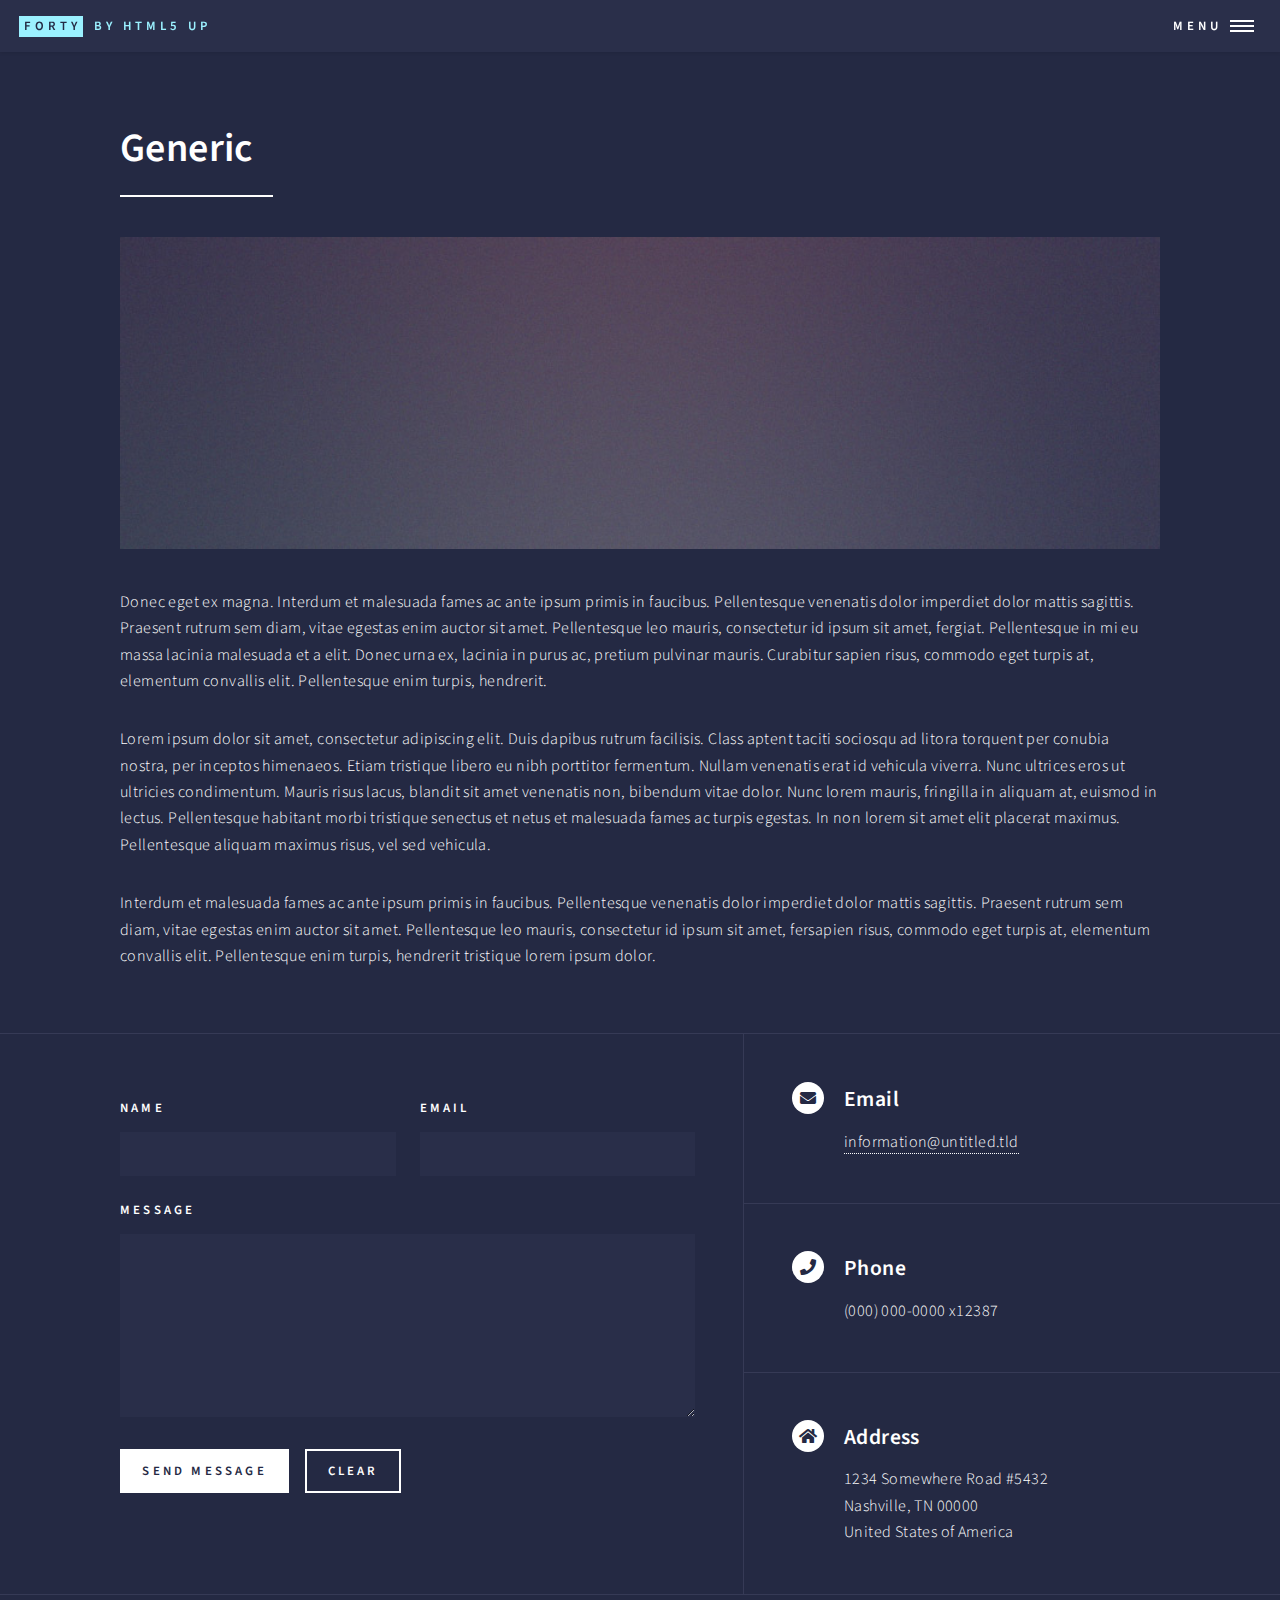
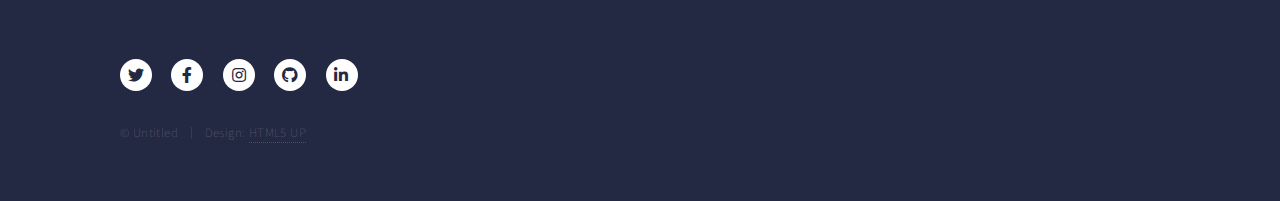
<file: generic.html>
<!DOCTYPE HTML>
<!--
	Forty by HTML5 UP
	html5up.net | @ajlkn
	Free for personal and commercial use under the CCA 3.0 license (html5up.net/license)
-->
<html>
	<head>
		<title>Generic - Forty by HTML5 UP</title>
		<meta charset="utf-8" />
		<meta name="viewport" content="width=device-width, initial-scale=1, user-scalable=no" />
		<link rel="stylesheet" href="assets/css/main.css" />
		<noscript><link rel="stylesheet" href="assets/css/noscript.css" /></noscript>
	</head>
	<body class="is-preload">

		<!-- Wrapper -->
			<div id="wrapper">

				<!-- Header -->
					<header id="header">
						<a href="index.html" class="logo"><strong>Forty</strong> <span>by HTML5 UP</span></a>
						<nav>
							<a href="#menu">Menu</a>
						</nav>
					</header>

				<!-- Menu -->
					<nav id="menu">
						<ul class="links">
							<li><a href="index.html">Home</a></li>
							<li><a href="about_me.html">About me</a></li>
							<li><a href="generic.html">Qualifications</a></li>
							<li><a href="elements.html">Private Life</a></li>
						</ul>
						<ul class="actions stacked">
							<li><a href="#" class="button primary fit">Get Started</a></li>
							<li><a href="#" class="button fit">Log In</a></li>
						</ul>
					</nav>

				<!-- Main -->
					<div id="main" class="alt">

						<!-- One -->
							<section id="one">
								<div class="inner">
									<header class="major">
										<h1>Generic</h1>
									</header>
									<span class="image main"><img src="images/pic11.jpg" alt="" /></span>
									<p>Donec eget ex magna. Interdum et malesuada fames ac ante ipsum primis in faucibus. Pellentesque venenatis dolor imperdiet dolor mattis sagittis. Praesent rutrum sem diam, vitae egestas enim auctor sit amet. Pellentesque leo mauris, consectetur id ipsum sit amet, fergiat. Pellentesque in mi eu massa lacinia malesuada et a elit. Donec urna ex, lacinia in purus ac, pretium pulvinar mauris. Curabitur sapien risus, commodo eget turpis at, elementum convallis elit. Pellentesque enim turpis, hendrerit.</p>
									<p>Lorem ipsum dolor sit amet, consectetur adipiscing elit. Duis dapibus rutrum facilisis. Class aptent taciti sociosqu ad litora torquent per conubia nostra, per inceptos himenaeos. Etiam tristique libero eu nibh porttitor fermentum. Nullam venenatis erat id vehicula viverra. Nunc ultrices eros ut ultricies condimentum. Mauris risus lacus, blandit sit amet venenatis non, bibendum vitae dolor. Nunc lorem mauris, fringilla in aliquam at, euismod in lectus. Pellentesque habitant morbi tristique senectus et netus et malesuada fames ac turpis egestas. In non lorem sit amet elit placerat maximus. Pellentesque aliquam maximus risus, vel sed vehicula.</p>
									<p>Interdum et malesuada fames ac ante ipsum primis in faucibus. Pellentesque venenatis dolor imperdiet dolor mattis sagittis. Praesent rutrum sem diam, vitae egestas enim auctor sit amet. Pellentesque leo mauris, consectetur id ipsum sit amet, fersapien risus, commodo eget turpis at, elementum convallis elit. Pellentesque enim turpis, hendrerit tristique lorem ipsum dolor.</p>
								</div>
							</section>

					</div>

				<!-- Contact -->
					<section id="contact">
						<div class="inner">
							<section>
								<form method="post" action="#">
									<div class="fields">
										<div class="field half">
											<label for="name">Name</label>
											<input type="text" name="name" id="name" />
										</div>
										<div class="field half">
											<label for="email">Email</label>
											<input type="text" name="email" id="email" />
										</div>
										<div class="field">
											<label for="message">Message</label>
											<textarea name="message" id="message" rows="6"></textarea>
										</div>
									</div>
									<ul class="actions">
										<li><input type="submit" value="Send Message" class="primary" /></li>
										<li><input type="reset" value="Clear" /></li>
									</ul>
								</form>
							</section>
							<section class="split">
								<section>
									<div class="contact-method">
										<span class="icon solid alt fa-envelope"></span>
										<h3>Email</h3>
										<a href="#">information@untitled.tld</a>
									</div>
								</section>
								<section>
									<div class="contact-method">
										<span class="icon solid alt fa-phone"></span>
										<h3>Phone</h3>
										<span>(000) 000-0000 x12387</span>
									</div>
								</section>
								<section>
									<div class="contact-method">
										<span class="icon solid alt fa-home"></span>
										<h3>Address</h3>
										<span>1234 Somewhere Road #5432<br />
										Nashville, TN 00000<br />
										United States of America</span>
									</div>
								</section>
							</section>
						</div>
					</section>

				<!-- Footer -->
					<footer id="footer">
						<div class="inner">
							<ul class="icons">
								<li><a href="#" class="icon brands alt fa-twitter"><span class="label">Twitter</span></a></li>
								<li><a href="#" class="icon brands alt fa-facebook-f"><span class="label">Facebook</span></a></li>
								<li><a href="#" class="icon brands alt fa-instagram"><span class="label">Instagram</span></a></li>
								<li><a href="#" class="icon brands alt fa-github"><span class="label">GitHub</span></a></li>
								<li><a href="#" class="icon brands alt fa-linkedin-in"><span class="label">LinkedIn</span></a></li>
							</ul>
							<ul class="copyright">
								<li>&copy; Untitled</li><li>Design: <a href="https://html5up.net">HTML5 UP</a></li>
							</ul>
						</div>
					</footer>

			</div>

		<!-- Scripts -->
			<script src="assets/js/jquery.min.js"></script>
			<script src="assets/js/jquery.scrolly.min.js"></script>
			<script src="assets/js/jquery.scrollex.min.js"></script>
			<script src="assets/js/browser.min.js"></script>
			<script src="assets/js/breakpoints.min.js"></script>
			<script src="assets/js/util.js"></script>
			<script src="assets/js/main.js"></script>

	</body>
</html>
</file>
<file: assets/css/noscript.css>
/*
	Forty by HTML5 UP
	html5up.net | @ajlkn
	Free for personal and commercial use under the CCA 3.0 license (html5up.net/license)
*/

/* Banner */

	body.is-preload #banner:after {
		opacity: 0.85;
	}

	body.is-preload #banner > .inner {
		-moz-filter: none;
		-webkit-filter: none;
		-ms-filter: none;
		filter: none;
		-moz-transform: none;
		-webkit-transform: none;
		-ms-transform: none;
		transform: none;
		opacity: 1;
	}
</file>
<file: assets/css/main.css>
@import url(fontawesome-all.min.css);
@import url("https://fonts.googleapis.com/css?family=Source+Sans+Pro:300,300italic,600,600italic");

/*
	Forty by HTML5 UP
	html5up.net | @ajlkn
	Free for personal and commercial use under the CCA 3.0 license (html5up.net/license)
*/

html, body, div, span, applet, object,
iframe, h1, h2, h3, h4, h5, h6, p, blockquote,
pre, a, abbr, acronym, address, big, cite,
code, del, dfn, em, img, ins, kbd, q, s, samp,
small, strike, strong, sub, sup, tt, var, b,
u, i, center, dl, dt, dd, ol, ul, li, fieldset,
form, label, legend, table, caption, tbody,
tfoot, thead, tr, th, td, article, aside,
canvas, details, embed, figure, figcaption,
footer, header, hgroup, menu, nav, output, ruby,
section, summary, time, mark, audio, video {
	margin: 0;
	padding: 0;
	border: 0;
	font-size: 100%;
	font: inherit;
	vertical-align: baseline;}

article, aside, details, figcaption, figure,
footer, header, hgroup, menu, nav, section {
	display: block;}

body {
	line-height: 1;
}

ol, ul {
	list-style: none;
}

blockquote, q {
	quotes: none;
}

	blockquote:before, blockquote:after, q:before, q:after {
		content: '';
		content: none;
	}

table {
	border-collapse: collapse;
	border-spacing: 0;
}

body {
	-webkit-text-size-adjust: none;
}

mark {
	background-color: transparent;
	color: inherit;
}

input::-moz-focus-inner {
	border: 0;
	padding: 0;
}

input, select, textarea {
	-moz-appearance: none;
	-webkit-appearance: none;
	-ms-appearance: none;
	appearance: none;
}

/* Basic */

	@-ms-viewport {
		width: device-width;
	}

	body {
		-ms-overflow-style: scrollbar;
	}

	@media screen and (max-width: 480px) {

		html, body {
			min-width: 320px;
		}

	}

	html {
		box-sizing: border-box;
	}

	*, *:before, *:after {
		box-sizing: inherit;
	}

	body {
		background: #242943;
	}

		body.is-preload *, body.is-preload *:before, body.is-preload *:after {
			-moz-animation: none !important;
			-webkit-animation: none !important;
			-ms-animation: none !important;
			animation: none !important;
			-moz-transition: none !important;
			-webkit-transition: none !important;
			-ms-transition: none !important;
			transition: none !important;
		}

/* Type */

	body, input, select, textarea {
		color: #ffffff;
		font-family: "Source Sans Pro", Helvetica, sans-serif;
		font-size: 17pt;
		font-weight: 300;
		letter-spacing: 0.025em;
		line-height: 1.65;
	}

		@media screen and (max-width: 1680px) {

			body, input, select, textarea {
				font-size: 14pt;
			}

		}

		@media screen and (max-width: 1280px) {

			body, input, select, textarea {
				font-size: 12pt;
			}

		}

		@media screen and (max-width: 360px) {

			body, input, select, textarea {
				font-size: 11pt;
			}

		}

	a {
		-moz-transition: color 0.2s ease-in-out, border-bottom-color 0.2s ease-in-out;
		-webkit-transition: color 0.2s ease-in-out, border-bottom-color 0.2s ease-in-out;
		-ms-transition: color 0.2s ease-in-out, border-bottom-color 0.2s ease-in-out;
		transition: color 0.2s ease-in-out, border-bottom-color 0.2s ease-in-out;
		border-bottom: dotted 1px;
		color: inherit;
		text-decoration: none;
	}

		a:hover {
			border-bottom-color: transparent;
			color: #9bf1ff !important;
		}

		a:active {
			color: #53e3fb !important;
		}

	strong, b {
		color: #ffffff;
		font-weight: 600;
	}

	em, i {
		font-style: italic;
	}

	p {
		margin: 0 0 2em 0;
	}

	h1, h2, h3, h4, h5, h6 {
		color: #ffffff;
		font-weight: 600;
		line-height: 1.65;
		margin: 0 0 1em 0;
	}

		h1 a, h2 a, h3 a, h4 a, h5 a, h6 a {
			color: inherit;
			border-bottom: 0;
		}

	h1 {
		font-size: 2.5em;
	}

	h2 {
		font-size: 1.75em;
	}

	h3 {
		font-size: 1.35em;
	}

	h4 {
		font-size: 1.1em;
	}

	h5 {
		font-size: 0.9em;
	}

	h6 {
		font-size: 0.7em;
	}

	@media screen and (max-width: 736px) {

		h1 {
			font-size: 2em;
		}

		h2 {
			font-size: 1.5em;
		}

		h3 {
			font-size: 1.25em;
		}

	}

	sub {
		font-size: 0.8em;
		position: relative;
		top: 0.5em;
	}

	sup {
		font-size: 0.8em;
		position: relative;
		top: -0.5em;
	}

	blockquote {
		border-left: solid 4px rgba(212, 212, 255, 0.1);
		font-style: italic;
		margin: 0 0 2em 0;
		padding: 0.5em 0 0.5em 2em;
	}

	code {
		background: rgba(212, 212, 255, 0.035);
		font-family: "Courier New", monospace;
		font-size: 0.9em;
		margin: 0 0.25em;
		padding: 0.25em 0.65em;
	}

	pre {
		-webkit-overflow-scrolling: touch;
		font-family: "Courier New", monospace;
		font-size: 0.9em;
		margin: 0 0 2em 0;
	}

		pre code {
			display: block;
			line-height: 1.75;
			padding: 1em 1.5em;
			overflow-x: auto;
		}

	hr {
		border: 0;
		border-bottom: solid 1px rgba(212, 212, 255, 0.1);
		margin: 2em 0;
	}

		hr.major {
			margin: 3em 0;
		}

	.align-left {
		text-align: left;
	}

	.align-center {
		text-align: center;
	}

	.align-right {
		text-align: right;
	}

/* Row */

	.row {
		display: flex;
		flex-wrap: wrap;
		box-sizing: border-box;
		align-items: stretch;
	}

		.row > * {
			box-sizing: border-box;
		}

		.row.gtr-uniform > * > :last-child {
			margin-bottom: 0;
		}

		.row.aln-left {
			justify-content: flex-start;
		}

		.row.aln-center {
			justify-content: center;
		}

		.row.aln-right {
			justify-content: flex-end;
		}

		.row.aln-top {
			align-items: flex-start;
		}

		.row.aln-middle {
			align-items: center;
		}

		.row.aln-bottom {
			align-items: flex-end;
		}

		.row > .imp {
			order: -1;
		}

		.row > .col-1 {
			width: 8.33333%;
		}

		.row > .off-1 {
			margin-left: 8.33333%;
		}

		.row > .col-2 {
			width: 16.66667%;
		}

		.row > .off-2 {
			margin-left: 16.66667%;
		}

		.row > .col-3 {
			width: 25%;
		}

		.row > .off-3 {
			margin-left: 25%;
		}

		.row > .col-4 {
			width: 33.33333%;
		}

		.row > .off-4 {
			margin-left: 33.33333%;
		}

		.row > .col-5 {
			width: 41.66667%;
		}

		.row > .off-5 {
			margin-left: 41.66667%;
		}

		.row > .col-6 {
			width: 50%;
		}

		.row > .off-6 {
			margin-left: 50%;
		}

		.row > .col-7 {
			width: 58.33333%;
		}

		.row > .off-7 {
			margin-left: 58.33333%;
		}

		.row > .col-8 {
			width: 66.66667%;
		}

		.row > .off-8 {
			margin-left: 66.66667%;
		}

		.row > .col-9 {
			width: 75%;
		}

		.row > .off-9 {
			margin-left: 75%;
		}

		.row > .col-10 {
			width: 83.33333%;
		}

		.row > .off-10 {
			margin-left: 83.33333%;
		}

		.row > .col-11 {
			width: 91.66667%;
		}

		.row > .off-11 {
			margin-left: 91.66667%;
		}

		.row > .col-12 {
			width: 100%;
		}

		.row > .off-12 {
			margin-left: 100%;
		}

		.row.gtr-0 {
			margin-top: 0;
			margin-left: 0em;
		}

			.row.gtr-0 > * {
				padding: 0 0 0 0em;
			}

			.row.gtr-0.gtr-uniform {
				margin-top: 0em;
			}

				.row.gtr-0.gtr-uniform > * {
					padding-top: 0em;
				}

		.row.gtr-25 {
			margin-top: 0;
			margin-left: -0.5em;
		}

			.row.gtr-25 > * {
				padding: 0 0 0 0.5em;
			}

			.row.gtr-25.gtr-uniform {
				margin-top: -0.5em;
			}

				.row.gtr-25.gtr-uniform > * {
					padding-top: 0.5em;
				}

		.row.gtr-50 {
			margin-top: 0;
			margin-left: -1em;
		}

			.row.gtr-50 > * {
				padding: 0 0 0 1em;
			}

			.row.gtr-50.gtr-uniform {
				margin-top: -1em;
			}

				.row.gtr-50.gtr-uniform > * {
					padding-top: 1em;
				}

		.row {
			margin-top: 0;
			margin-left: -2em;
		}

			.row > * {
				padding: 0 0 0 2em;
			}

			.row.gtr-uniform {
				margin-top: -2em;
			}

				.row.gtr-uniform > * {
					padding-top: 2em;
				}

		.row.gtr-150 {
			margin-top: 0;
			margin-left: -3em;
		}

			.row.gtr-150 > * {
				padding: 0 0 0 3em;
			}

			.row.gtr-150.gtr-uniform {
				margin-top: -3em;
			}

				.row.gtr-150.gtr-uniform > * {
					padding-top: 3em;
				}

		.row.gtr-200 {
			margin-top: 0;
			margin-left: -4em;
		}

			.row.gtr-200 > * {
				padding: 0 0 0 4em;
			}

			.row.gtr-200.gtr-uniform {
				margin-top: -4em;
			}

				.row.gtr-200.gtr-uniform > * {
					padding-top: 4em;
				}

		@media screen and (max-width: 1680px) {

			.row {
				display: flex;
				flex-wrap: wrap;
				box-sizing: border-box;
				align-items: stretch;
			}

				.row > * {
					box-sizing: border-box;
				}

				.row.gtr-uniform > * > :last-child {
					margin-bottom: 0;
				}

				.row.aln-left {
					justify-content: flex-start;
				}

				.row.aln-center {
					justify-content: center;
				}

				.row.aln-right {
					justify-content: flex-end;
				}

				.row.aln-top {
					align-items: flex-start;
				}

				.row.aln-middle {
					align-items: center;
				}

				.row.aln-bottom {
					align-items: flex-end;
				}

				.row > .imp-xlarge {
					order: -1;
				}

				.row > .col-1-xlarge {
					width: 8.33333%;
				}

				.row > .off-1-xlarge {
					margin-left: 8.33333%;
				}

				.row > .col-2-xlarge {
					width: 16.66667%;
				}

				.row > .off-2-xlarge {
					margin-left: 16.66667%;
				}

				.row > .col-3-xlarge {
					width: 25%;
				}

				.row > .off-3-xlarge {
					margin-left: 25%;
				}

				.row > .col-4-xlarge {
					width: 33.33333%;
				}

				.row > .off-4-xlarge {
					margin-left: 33.33333%;
				}

				.row > .col-5-xlarge {
					width: 41.66667%;
				}

				.row > .off-5-xlarge {
					margin-left: 41.66667%;
				}

				.row > .col-6-xlarge {
					width: 50%;
				}

				.row > .off-6-xlarge {
					margin-left: 50%;
				}

				.row > .col-7-xlarge {
					width: 58.33333%;
				}

				.row > .off-7-xlarge {
					margin-left: 58.33333%;
				}

				.row > .col-8-xlarge {
					width: 66.66667%;
				}

				.row > .off-8-xlarge {
					margin-left: 66.66667%;
				}

				.row > .col-9-xlarge {
					width: 75%;
				}

				.row > .off-9-xlarge {
					margin-left: 75%;
				}

				.row > .col-10-xlarge {
					width: 83.33333%;
				}

				.row > .off-10-xlarge {
					margin-left: 83.33333%;
				}

				.row > .col-11-xlarge {
					width: 91.66667%;
				}

				.row > .off-11-xlarge {
					margin-left: 91.66667%;
				}

				.row > .col-12-xlarge {
					width: 100%;
				}

				.row > .off-12-xlarge {
					margin-left: 100%;
				}

				.row.gtr-0 {
					margin-top: 0;
					margin-left: 0em;
				}

					.row.gtr-0 > * {
						padding: 0 0 0 0em;
					}

					.row.gtr-0.gtr-uniform {
						margin-top: 0em;
					}

						.row.gtr-0.gtr-uniform > * {
							padding-top: 0em;
						}

				.row.gtr-25 {
					margin-top: 0;
					margin-left: -0.5em;
				}

					.row.gtr-25 > * {
						padding: 0 0 0 0.5em;
					}

					.row.gtr-25.gtr-uniform {
						margin-top: -0.5em;
					}

						.row.gtr-25.gtr-uniform > * {
							padding-top: 0.5em;
						}

				.row.gtr-50 {
					margin-top: 0;
					margin-left: -1em;
				}

					.row.gtr-50 > * {
						padding: 0 0 0 1em;
					}

					.row.gtr-50.gtr-uniform {
						margin-top: -1em;
					}

						.row.gtr-50.gtr-uniform > * {
							padding-top: 1em;
						}

				.row {
					margin-top: 0;
					margin-left: -2em;
				}

					.row > * {
						padding: 0 0 0 2em;
					}

					.row.gtr-uniform {
						margin-top: -2em;
					}

						.row.gtr-uniform > * {
							padding-top: 2em;
						}

				.row.gtr-150 {
					margin-top: 0;
					margin-left: -3em;
				}

					.row.gtr-150 > * {
						padding: 0 0 0 3em;
					}

					.row.gtr-150.gtr-uniform {
						margin-top: -3em;
					}

						.row.gtr-150.gtr-uniform > * {
							padding-top: 3em;
						}

				.row.gtr-200 {
					margin-top: 0;
					margin-left: -4em;
				}

					.row.gtr-200 > * {
						padding: 0 0 0 4em;
					}

					.row.gtr-200.gtr-uniform {
						margin-top: -4em;
					}

						.row.gtr-200.gtr-uniform > * {
							padding-top: 4em;
						}

		}

		@media screen and (max-width: 1280px) {

			.row {
				display: flex;
				flex-wrap: wrap;
				box-sizing: border-box;
				align-items: stretch;
			}

				.row > * {
					box-sizing: border-box;
				}

				.row.gtr-uniform > * > :last-child {
					margin-bottom: 0;
				}

				.row.aln-left {
					justify-content: flex-start;
				}

				.row.aln-center {
					justify-content: center;
				}

				.row.aln-right {
					justify-content: flex-end;
				}

				.row.aln-top {
					align-items: flex-start;
				}

				.row.aln-middle {
					align-items: center;
				}

				.row.aln-bottom {
					align-items: flex-end;
				}

				.row > .imp-large {
					order: -1;
				}

				.row > .col-1-large {
					width: 8.33333%;
				}

				.row > .off-1-large {
					margin-left: 8.33333%;
				}

				.row > .col-2-large {
					width: 16.66667%;
				}

				.row > .off-2-large {
					margin-left: 16.66667%;
				}

				.row > .col-3-large {
					width: 25%;
				}

				.row > .off-3-large {
					margin-left: 25%;
				}

				.row > .col-4-large {
					width: 33.33333%;
				}

				.row > .off-4-large {
					margin-left: 33.33333%;
				}

				.row > .col-5-large {
					width: 41.66667%;
				}

				.row > .off-5-large {
					margin-left: 41.66667%;
				}

				.row > .col-6-large {
					width: 50%;
				}

				.row > .off-6-large {
					margin-left: 50%;
				}

				.row > .col-7-large {
					width: 58.33333%;
				}

				.row > .off-7-large {
					margin-left: 58.33333%;
				}

				.row > .col-8-large {
					width: 66.66667%;
				}

				.row > .off-8-large {
					margin-left: 66.66667%;
				}

				.row > .col-9-large {
					width: 75%;
				}

				.row > .off-9-large {
					margin-left: 75%;
				}

				.row > .col-10-large {
					width: 83.33333%;
				}

				.row > .off-10-large {
					margin-left: 83.33333%;
				}

				.row > .col-11-large {
					width: 91.66667%;
				}

				.row > .off-11-large {
					margin-left: 91.66667%;
				}

				.row > .col-12-large {
					width: 100%;
				}

				.row > .off-12-large {
					margin-left: 100%;
				}

				.row.gtr-0 {
					margin-top: 0;
					margin-left: 0em;
				}

					.row.gtr-0 > * {
						padding: 0 0 0 0em;
					}

					.row.gtr-0.gtr-uniform {
						margin-top: 0em;
					}

						.row.gtr-0.gtr-uniform > * {
							padding-top: 0em;
						}

				.row.gtr-25 {
					margin-top: 0;
					margin-left: -0.375em;
				}

					.row.gtr-25 > * {
						padding: 0 0 0 0.375em;
					}

					.row.gtr-25.gtr-uniform {
						margin-top: -0.375em;
					}

						.row.gtr-25.gtr-uniform > * {
							padding-top: 0.375em;
						}

				.row.gtr-50 {
					margin-top: 0;
					margin-left: -0.75em;
				}

					.row.gtr-50 > * {
						padding: 0 0 0 0.75em;
					}

					.row.gtr-50.gtr-uniform {
						margin-top: -0.75em;
					}

						.row.gtr-50.gtr-uniform > * {
							padding-top: 0.75em;
						}

				.row {
					margin-top: 0;
					margin-left: -1.5em;
				}

					.row > * {
						padding: 0 0 0 1.5em;
					}

					.row.gtr-uniform {
						margin-top: -1.5em;
					}

						.row.gtr-uniform > * {
							padding-top: 1.5em;
						}

				.row.gtr-150 {
					margin-top: 0;
					margin-left: -2.25em;
				}

					.row.gtr-150 > * {
						padding: 0 0 0 2.25em;
					}

					.row.gtr-150.gtr-uniform {
						margin-top: -2.25em;
					}

						.row.gtr-150.gtr-uniform > * {
							padding-top: 2.25em;
						}

				.row.gtr-200 {
					margin-top: 0;
					margin-left: -3em;
				}

					.row.gtr-200 > * {
						padding: 0 0 0 3em;
					}

					.row.gtr-200.gtr-uniform {
						margin-top: -3em;
					}

						.row.gtr-200.gtr-uniform > * {
							padding-top: 3em;
						}

		}

		@media screen and (max-width: 980px) {

			.row {
				display: flex;
				flex-wrap: wrap;
				box-sizing: border-box;
				align-items: stretch;
			}

				.row > * {
					box-sizing: border-box;
				}

				.row.gtr-uniform > * > :last-child {
					margin-bottom: 0;
				}

				.row.aln-left {
					justify-content: flex-start;
				}

				.row.aln-center {
					justify-content: center;
				}

				.row.aln-right {
					justify-content: flex-end;
				}

				.row.aln-top {
					align-items: flex-start;
				}

				.row.aln-middle {
					align-items: center;
				}

				.row.aln-bottom {
					align-items: flex-end;
				}

				.row > .imp-medium {
					order: -1;
				}

				.row > .col-1-medium {
					width: 8.33333%;
				}

				.row > .off-1-medium {
					margin-left: 8.33333%;
				}

				.row > .col-2-medium {
					width: 16.66667%;
				}

				.row > .off-2-medium {
					margin-left: 16.66667%;
				}

				.row > .col-3-medium {
					width: 25%;
				}

				.row > .off-3-medium {
					margin-left: 25%;
				}

				.row > .col-4-medium {
					width: 33.33333%;
				}

				.row > .off-4-medium {
					margin-left: 33.33333%;
				}

				.row > .col-5-medium {
					width: 41.66667%;
				}

				.row > .off-5-medium {
					margin-left: 41.66667%;
				}

				.row > .col-6-medium {
					width: 50%;
				}

				.row > .off-6-medium {
					margin-left: 50%;
				}

				.row > .col-7-medium {
					width: 58.33333%;
				}

				.row > .off-7-medium {
					margin-left: 58.33333%;
				}

				.row > .col-8-medium {
					width: 66.66667%;
				}

				.row > .off-8-medium {
					margin-left: 66.66667%;
				}

				.row > .col-9-medium {
					width: 75%;
				}

				.row > .off-9-medium {
					margin-left: 75%;
				}

				.row > .col-10-medium {
					width: 83.33333%;
				}

				.row > .off-10-medium {
					margin-left: 83.33333%;
				}

				.row > .col-11-medium {
					width: 91.66667%;
				}

				.row > .off-11-medium {
					margin-left: 91.66667%;
				}

				.row > .col-12-medium {
					width: 100%;
				}

				.row > .off-12-medium {
					margin-left: 100%;
				}

				.row.gtr-0 {
					margin-top: 0;
					margin-left: 0em;
				}

					.row.gtr-0 > * {
						padding: 0 0 0 0em;
					}

					.row.gtr-0.gtr-uniform {
						margin-top: 0em;
					}

						.row.gtr-0.gtr-uniform > * {
							padding-top: 0em;
						}

				.row.gtr-25 {
					margin-top: 0;
					margin-left: -0.375em;
				}

					.row.gtr-25 > * {
						padding: 0 0 0 0.375em;
					}

					.row.gtr-25.gtr-uniform {
						margin-top: -0.375em;
					}

						.row.gtr-25.gtr-uniform > * {
							padding-top: 0.375em;
						}

				.row.gtr-50 {
					margin-top: 0;
					margin-left: -0.75em;
				}

					.row.gtr-50 > * {
						padding: 0 0 0 0.75em;
					}

					.row.gtr-50.gtr-uniform {
						margin-top: -0.75em;
					}

						.row.gtr-50.gtr-uniform > * {
							padding-top: 0.75em;
						}

				.row {
					margin-top: 0;
					margin-left: -1.5em;
				}

					.row > * {
						padding: 0 0 0 1.5em;
					}

					.row.gtr-uniform {
						margin-top: -1.5em;
					}

						.row.gtr-uniform > * {
							padding-top: 1.5em;
						}

				.row.gtr-150 {
					margin-top: 0;
					margin-left: -2.25em;
				}

					.row.gtr-150 > * {
						padding: 0 0 0 2.25em;
					}

					.row.gtr-150.gtr-uniform {
						margin-top: -2.25em;
					}

						.row.gtr-150.gtr-uniform > * {
							padding-top: 2.25em;
						}

				.row.gtr-200 {
					margin-top: 0;
					margin-left: -3em;
				}

					.row.gtr-200 > * {
						padding: 0 0 0 3em;
					}

					.row.gtr-200.gtr-uniform {
						margin-top: -3em;
					}

						.row.gtr-200.gtr-uniform > * {
							padding-top: 3em;
						}

		}

		@media screen and (max-width: 736px) {

			.row {
				display: flex;
				flex-wrap: wrap;
				box-sizing: border-box;
				align-items: stretch;
			}

				.row > * {
					box-sizing: border-box;
				}

				.row.gtr-uniform > * > :last-child {
					margin-bottom: 0;
				}

				.row.aln-left {
					justify-content: flex-start;
				}

				.row.aln-center {
					justify-content: center;
				}

				.row.aln-right {
					justify-content: flex-end;
				}

				.row.aln-top {
					align-items: flex-start;
				}

				.row.aln-middle {
					align-items: center;
				}

				.row.aln-bottom {
					align-items: flex-end;
				}

				.row > .imp-small {
					order: -1;
				}

				.row > .col-1-small {
					width: 8.33333%;
				}

				.row > .off-1-small {
					margin-left: 8.33333%;
				}

				.row > .col-2-small {
					width: 16.66667%;
				}

				.row > .off-2-small {
					margin-left: 16.66667%;
				}

				.row > .col-3-small {
					width: 25%;
				}

				.row > .off-3-small {
					margin-left: 25%;
				}

				.row > .col-4-small {
					width: 33.33333%;
				}

				.row > .off-4-small {
					margin-left: 33.33333%;
				}

				.row > .col-5-small {
					width: 41.66667%;
				}

				.row > .off-5-small {
					margin-left: 41.66667%;
				}

				.row > .col-6-small {
					width: 50%;
				}

				.row > .off-6-small {
					margin-left: 50%;
				}

				.row > .col-7-small {
					width: 58.33333%;
				}

				.row > .off-7-small {
					margin-left: 58.33333%;
				}

				.row > .col-8-small {
					width: 66.66667%;
				}

				.row > .off-8-small {
					margin-left: 66.66667%;
				}

				.row > .col-9-small {
					width: 75%;
				}

				.row > .off-9-small {
					margin-left: 75%;
				}

				.row > .col-10-small {
					width: 83.33333%;
				}

				.row > .off-10-small {
					margin-left: 83.33333%;
				}

				.row > .col-11-small {
					width: 91.66667%;
				}

				.row > .off-11-small {
					margin-left: 91.66667%;
				}

				.row > .col-12-small {
					width: 100%;
				}

				.row > .off-12-small {
					margin-left: 100%;
				}

				.row.gtr-0 {
					margin-top: 0;
					margin-left: 0em;
				}

					.row.gtr-0 > * {
						padding: 0 0 0 0em;
					}

					.row.gtr-0.gtr-uniform {
						margin-top: 0em;
					}

						.row.gtr-0.gtr-uniform > * {
							padding-top: 0em;
						}

				.row.gtr-25 {
					margin-top: 0;
					margin-left: -0.3125em;
				}

					.row.gtr-25 > * {
						padding: 0 0 0 0.3125em;
					}

					.row.gtr-25.gtr-uniform {
						margin-top: -0.3125em;
					}

						.row.gtr-25.gtr-uniform > * {
							padding-top: 0.3125em;
						}

				.row.gtr-50 {
					margin-top: 0;
					margin-left: -0.625em;
				}

					.row.gtr-50 > * {
						padding: 0 0 0 0.625em;
					}

					.row.gtr-50.gtr-uniform {
						margin-top: -0.625em;
					}

						.row.gtr-50.gtr-uniform > * {
							padding-top: 0.625em;
						}

				.row {
					margin-top: 0;
					margin-left: -1.25em;
				}

					.row > * {
						padding: 0 0 0 1.25em;
					}

					.row.gtr-uniform {
						margin-top: -1.25em;
					}

						.row.gtr-uniform > * {
							padding-top: 1.25em;
						}

				.row.gtr-150 {
					margin-top: 0;
					margin-left: -1.875em;
				}

					.row.gtr-150 > * {
						padding: 0 0 0 1.875em;
					}

					.row.gtr-150.gtr-uniform {
						margin-top: -1.875em;
					}

						.row.gtr-150.gtr-uniform > * {
							padding-top: 1.875em;
						}

				.row.gtr-200 {
					margin-top: 0;
					margin-left: -2.5em;
				}

					.row.gtr-200 > * {
						padding: 0 0 0 2.5em;
					}

					.row.gtr-200.gtr-uniform {
						margin-top: -2.5em;
					}

						.row.gtr-200.gtr-uniform > * {
							padding-top: 2.5em;
						}

		}

		@media screen and (max-width: 480px) {

			.row {
				display: flex;
				flex-wrap: wrap;
				box-sizing: border-box;
				align-items: stretch;
			}

				.row > * {
					box-sizing: border-box;
				}

				.row.gtr-uniform > * > :last-child {
					margin-bottom: 0;
				}

				.row.aln-left {
					justify-content: flex-start;
				}

				.row.aln-center {
					justify-content: center;
				}

				.row.aln-right {
					justify-content: flex-end;
				}

				.row.aln-top {
					align-items: flex-start;
				}

				.row.aln-middle {
					align-items: center;
				}

				.row.aln-bottom {
					align-items: flex-end;
				}

				.row > .imp-xsmall {
					order: -1;
				}

				.row > .col-1-xsmall {
					width: 8.33333%;
				}

				.row > .off-1-xsmall {
					margin-left: 8.33333%;
				}

				.row > .col-2-xsmall {
					width: 16.66667%;
				}

				.row > .off-2-xsmall {
					margin-left: 16.66667%;
				}

				.row > .col-3-xsmall {
					width: 25%;
				}

				.row > .off-3-xsmall {
					margin-left: 25%;
				}

				.row > .col-4-xsmall {
					width: 33.33333%;
				}

				.row > .off-4-xsmall {
					margin-left: 33.33333%;
				}

				.row > .col-5-xsmall {
					width: 41.66667%;
				}

				.row > .off-5-xsmall {
					margin-left: 41.66667%;
				}

				.row > .col-6-xsmall {
					width: 50%;
				}

				.row > .off-6-xsmall {
					margin-left: 50%;
				}

				.row > .col-7-xsmall {
					width: 58.33333%;
				}

				.row > .off-7-xsmall {
					margin-left: 58.33333%;
				}

				.row > .col-8-xsmall {
					width: 66.66667%;
				}

				.row > .off-8-xsmall {
					margin-left: 66.66667%;
				}

				.row > .col-9-xsmall {
					width: 75%;
				}

				.row > .off-9-xsmall {
					margin-left: 75%;
				}

				.row > .col-10-xsmall {
					width: 83.33333%;
				}

				.row > .off-10-xsmall {
					margin-left: 83.33333%;
				}

				.row > .col-11-xsmall {
					width: 91.66667%;
				}

				.row > .off-11-xsmall {
					margin-left: 91.66667%;
				}

				.row > .col-12-xsmall {
					width: 100%;
				}

				.row > .off-12-xsmall {
					margin-left: 100%;
				}

				.row.gtr-0 {
					margin-top: 0;
					margin-left: 0em;
				}

					.row.gtr-0 > * {
						padding: 0 0 0 0em;
					}

					.row.gtr-0.gtr-uniform {
						margin-top: 0em;
					}

						.row.gtr-0.gtr-uniform > * {
							padding-top: 0em;
						}

				.row.gtr-25 {
					margin-top: 0;
					margin-left: -0.3125em;
				}

					.row.gtr-25 > * {
						padding: 0 0 0 0.3125em;
					}

					.row.gtr-25.gtr-uniform {
						margin-top: -0.3125em;
					}

						.row.gtr-25.gtr-uniform > * {
							padding-top: 0.3125em;
						}

				.row.gtr-50 {
					margin-top: 0;
					margin-left: -0.625em;
				}

					.row.gtr-50 > * {
						padding: 0 0 0 0.625em;
					}

					.row.gtr-50.gtr-uniform {
						margin-top: -0.625em;
					}

						.row.gtr-50.gtr-uniform > * {
							padding-top: 0.625em;
						}

				.row {
					margin-top: 0;
					margin-left: -1.25em;
				}

					.row > * {
						padding: 0 0 0 1.25em;
					}

					.row.gtr-uniform {
						margin-top: -1.25em;
					}

						.row.gtr-uniform > * {
							padding-top: 1.25em;
						}

				.row.gtr-150 {
					margin-top: 0;
					margin-left: -1.875em;
				}

					.row.gtr-150 > * {
						padding: 0 0 0 1.875em;
					}

					.row.gtr-150.gtr-uniform {
						margin-top: -1.875em;
					}

						.row.gtr-150.gtr-uniform > * {
							padding-top: 1.875em;
						}

				.row.gtr-200 {
					margin-top: 0;
					margin-left: -2.5em;
				}

					.row.gtr-200 > * {
						padding: 0 0 0 2.5em;
					}

					.row.gtr-200.gtr-uniform {
						margin-top: -2.5em;
					}

						.row.gtr-200.gtr-uniform > * {
							padding-top: 2.5em;
						}

		}

/* Section/Article */

	section.special, article.special {
		text-align: center;
	}

	header.major {
		width: -moz-max-content;
		width: -webkit-max-content;
		width: -ms-max-content;
		width: max-content;
		margin-bottom: 2em;
	}

		header.major > :first-child {
			margin-bottom: 0;
			width: calc(100% + 0.5em);
		}

			header.major > :first-child:after {
				content: '';
				background-color: #ffffff;
				display: block;
				height: 2px;
				margin: 0.325em 0 0.5em 0;
				width: 100%;
			}

		header.major > p {
			font-size: 0.7em;
			font-weight: 600;
			letter-spacing: 0.25em;
			margin-bottom: 0;
			text-transform: uppercase;
		}

		body.is-ie header.major > :first-child:after {
			max-width: 9em;
		}

		body.is-ie header.major > h1:after {
			max-width: 100% !important;
		}

	@media screen and (max-width: 736px) {

		header.major > p br {
			display: none;
		}

	}

/* Form */

	form {
		margin: 0 0 2em 0;
	}

		form > :last-child {
			margin-bottom: 0;
		}

		form > .fields {
			display: -moz-flex;
			display: -webkit-flex;
			display: -ms-flex;
			display: flex;
			-moz-flex-wrap: wrap;
			-webkit-flex-wrap: wrap;
			-ms-flex-wrap: wrap;
			flex-wrap: wrap;
			width: calc(100% + 3em);
			margin: -1.5em 0 2em -1.5em;
		}

			form > .fields > .field {
				-moz-flex-grow: 0;
				-webkit-flex-grow: 0;
				-ms-flex-grow: 0;
				flex-grow: 0;
				-moz-flex-shrink: 0;
				-webkit-flex-shrink: 0;
				-ms-flex-shrink: 0;
				flex-shrink: 0;
				padding: 1.5em 0 0 1.5em;
				width: calc(100% - 1.5em);
			}

				form > .fields > .field.half {
					width: calc(50% - 0.75em);
				}

				form > .fields > .field.third {
					width: calc(100%/3 - 0.5em);
				}

				form > .fields > .field.quarter {
					width: calc(25% - 0.375em);
				}

		@media screen and (max-width: 480px) {

			form > .fields {
				width: calc(100% + 3em);
				margin: -1.5em 0 2em -1.5em;
			}

				form > .fields > .field {
					padding: 1.5em 0 0 1.5em;
					width: calc(100% - 1.5em);
				}

					form > .fields > .field.half {
						width: calc(100% - 1.5em);
					}

					form > .fields > .field.third {
						width: calc(100% - 1.5em);
					}

					form > .fields > .field.quarter {
						width: calc(100% - 1.5em);
					}

		}

	label {
		color: #ffffff;
		display: block;
		font-size: 0.8em;
		font-weight: 600;
		letter-spacing: 0.25em;
		margin: 0 0 1em 0;
		text-transform: uppercase;
	}

	input[type="text"],
	input[type="password"],
	input[type="email"],
	input[type="tel"],
	input[type="search"],
	input[type="url"],
	select,
	textarea {
		-moz-appearance: none;
		-webkit-appearance: none;
		-ms-appearance: none;
		appearance: none;
		background: rgba(212, 212, 255, 0.035);
		border: none;
		border-radius: 0;
		color: inherit;
		display: block;
		outline: 0;
		padding: 0 1em;
		text-decoration: none;
		width: 100%;
	}

		input[type="text"]:invalid,
		input[type="password"]:invalid,
		input[type="email"]:invalid,
		input[type="tel"]:invalid,
		input[type="search"]:invalid,
		input[type="url"]:invalid,
		select:invalid,
		textarea:invalid {
			box-shadow: none;
		}

		input[type="text"]:focus,
		input[type="password"]:focus,
		input[type="email"]:focus,
		input[type="tel"]:focus,
		input[type="search"]:focus,
		input[type="url"]:focus,
		select:focus,
		textarea:focus {
			border-color: #9bf1ff;
			box-shadow: 0 0 0 2px #9bf1ff;
		}

	select {
		background-image: url("data:image/svg+xml;charset=utf8,%3Csvg xmlns='http://www.w3.org/2000/svg' width='40' height='40' preserveAspectRatio='none' viewBox='0 0 40 40'%3E%3Cpath d='M9.4,12.3l10.4,10.4l10.4-10.4c0.2-0.2,0.5-0.4,0.9-0.4c0.3,0,0.6,0.1,0.9,0.4l3.3,3.3c0.2,0.2,0.4,0.5,0.4,0.9 c0,0.4-0.1,0.6-0.4,0.9L20.7,31.9c-0.2,0.2-0.5,0.4-0.9,0.4c-0.3,0-0.6-0.1-0.9-0.4L4.3,17.3c-0.2-0.2-0.4-0.5-0.4-0.9 c0-0.4,0.1-0.6,0.4-0.9l3.3-3.3c0.2-0.2,0.5-0.4,0.9-0.4S9.1,12.1,9.4,12.3z' fill='rgba(212, 212, 255, 0.1)' /%3E%3C/svg%3E");
		background-size: 1.25rem;
		background-repeat: no-repeat;
		background-position: calc(100% - 1rem) center;
		height: 2.75em;
		padding-right: 2.75em;
		text-overflow: ellipsis;
	}

		select option {
			color: #ffffff;
			background: #242943;
		}

		select:focus::-ms-value {
			background-color: transparent;
		}

		select::-ms-expand {
			display: none;
		}

	input[type="text"],
	input[type="password"],
	input[type="email"],
	input[type="tel"],
	input[type="search"],
	input[type="url"],
	select {
		height: 2.75em;
	}

	textarea {
		padding: 0.75em 1em;
	}

	input[type="checkbox"],
	input[type="radio"] {
		-moz-appearance: none;
		-webkit-appearance: none;
		-ms-appearance: none;
		appearance: none;
		display: block;
		float: left;
		margin-right: -2em;
		opacity: 0;
		width: 1em;
		z-index: -1;
	}

		input[type="checkbox"] + label,
		input[type="radio"] + label {
			text-decoration: none;
			color: #ffffff;
			cursor: pointer;
			display: inline-block;
			font-weight: 300;
			padding-left: 2.65em;
			padding-right: 0.75em;
			position: relative;
		}

			input[type="checkbox"] + label:before,
			input[type="radio"] + label:before {
				-moz-osx-font-smoothing: grayscale;
				-webkit-font-smoothing: antialiased;
				display: inline-block;
				font-style: normal;
				font-variant: normal;
				text-rendering: auto;
				line-height: 1;
				text-transform: none !important;
				font-family: 'Font Awesome 5 Free';
				font-weight: 900;
			}

			input[type="checkbox"] + label:before,
			input[type="radio"] + label:before {
				background: rgba(212, 212, 255, 0.035);
				content: '';
				display: inline-block;
				font-size: 0.8em;
				height: 2.0625em;
				left: 0;
				letter-spacing: 0;
				line-height: 2.0625em;
				position: absolute;
				text-align: center;
				top: 0;
				width: 2.0625em;
			}

		input[type="checkbox"]:checked + label:before,
		input[type="radio"]:checked + label:before {
			background: #ffffff;
			border-color: #9bf1ff;
			content: '\f00c';
			color: #242943;
		}

		input[type="checkbox"]:focus + label:before,
		input[type="radio"]:focus + label:before {
			box-shadow: 0 0 0 2px #9bf1ff;
		}

	input[type="radio"] + label:before {
		border-radius: 100%;
	}

	::-webkit-input-placeholder {
		color: rgba(244, 244, 255, 0.2) !important;
		opacity: 1.0;
	}

	:-moz-placeholder {
		color: rgba(244, 244, 255, 0.2) !important;
		opacity: 1.0;
	}

	::-moz-placeholder {
		color: rgba(244, 244, 255, 0.2) !important;
		opacity: 1.0;
	}

	:-ms-input-placeholder {
		color: rgba(244, 244, 255, 0.2) !important;
		opacity: 1.0;
	}

/* Box */

	.box {
		border: solid 1px rgba(212, 212, 255, 0.1);
		margin-bottom: 2em;
		padding: 1.5em;
	}

		.box > :last-child,
		.box > :last-child > :last-child,
		.box > :last-child > :last-child > :last-child {
			margin-bottom: 0;
		}

		.box.alt {
			border: 0;
			border-radius: 0;
			padding: 0;
		}

/* Icon */

	.icon {
		text-decoration: none;
		border-bottom: none;
		position: relative;
	}

		.icon:before {
			-moz-osx-font-smoothing: grayscale;
			-webkit-font-smoothing: antialiased;
			display: inline-block;
			font-style: normal;
			font-variant: normal;
			text-rendering: auto;
			line-height: 1;
			text-transform: none !important;
			font-family: 'Font Awesome 5 Free';
			font-weight: 400;
		}

		.icon > .label {
			display: none;
		}

		.icon:before {
			line-height: inherit;
		}

		.icon.solid:before {
			font-weight: 900;
		}

		.icon.brands:before {
			font-family: 'Font Awesome 5 Brands';
		}

		.icon.alt:before {
			background-color: #ffffff;
			border-radius: 100%;
			color: #242943;
			display: inline-block;
			height: 2em;
			line-height: 2em;
			text-align: center;
			width: 2em;
		}

	a.icon.alt:before {
		-moz-transition: background-color 0.2s ease-in-out;
		-webkit-transition: background-color 0.2s ease-in-out;
		-ms-transition: background-color 0.2s ease-in-out;
		transition: background-color 0.2s ease-in-out;
	}

	a.icon.alt:hover:before {
		background-color: #6fc3df;
	}

	a.icon.alt:active:before {
		background-color: #37a6cb;
	}

/* Image */

	.image {
		border: 0;
		display: inline-block;
		position: relative;
	}

		.image img {
			display: block;
		}

		.image.left, .image.right {
			max-width: 30%;
		}

			.image.left img, .image.right img {
				width: 100%;
			}

		.image.left {
			float: left;
			margin: 0 1.5em 1.25em 0;
			top: 0.25em;
		}

		.image.right {
			float: right;
			margin: 0 0 1.25em 1.5em;
			top: 0.25em;
		}

		.image.fit {
			display: block;
			margin: 0 0 2em 0;
			width: 100%;
		}

			.image.fit img {
				width: 100%;
			}

		.image.main {
			display: block;
			margin: 2.5em 0;
			width: 100%;
		}

			.image.main img {
				width: 100%;
			}

			@media screen and (max-width: 736px) {

				.image.main {
					margin: 1.5em 0;
				}

			}

/* List */

	ol {
		list-style: decimal;
		margin: 0 0 2em 0;
		padding-left: 1.25em;
	}

		ol li {
			padding-left: 0.25em;
		}

	ul {
		list-style: disc;
		margin: 0 0 2em 0;
		padding-left: 1em;
	}

		ul li {
			padding-left: 0.5em;
		}

		ul.alt {
			list-style: none;
			padding-left: 0;
		}

			ul.alt li {
				border-top: solid 1px rgba(212, 212, 255, 0.1);
				padding: 0.5em 0;
			}

				ul.alt li:first-child {
					border-top: 0;
					padding-top: 0;
				}

	dl {
		margin: 0 0 2em 0;
	}

		dl dt {
			display: block;
			font-weight: 600;
			margin: 0 0 1em 0;
		}

		dl dd {
			margin-left: 2em;
		}

/* Actions */

	ul.actions {
		display: -moz-flex;
		display: -webkit-flex;
		display: -ms-flex;
		display: flex;
		cursor: default;
		list-style: none;
		margin-left: -1em;
		padding-left: 0;
	}

		ul.actions li {
			padding: 0 0 0 1em;
			vertical-align: middle;
		}

		ul.actions.special {
			-moz-justify-content: center;
			-webkit-justify-content: center;
			-ms-justify-content: center;
			justify-content: center;
			width: 100%;
			margin-left: 0;
		}

			ul.actions.special li:first-child {
				padding-left: 0;
			}

		ul.actions.stacked {
			-moz-flex-direction: column;
			-webkit-flex-direction: column;
			-ms-flex-direction: column;
			flex-direction: column;
			margin-left: 0;
		}

			ul.actions.stacked li {
				padding: 1.3em 0 0 0;
			}

				ul.actions.stacked li:first-child {
					padding-top: 0;
				}

		ul.actions.fit {
			width: calc(100% + 1em);
		}

			ul.actions.fit li {
				-moz-flex-grow: 1;
				-webkit-flex-grow: 1;
				-ms-flex-grow: 1;
				flex-grow: 1;
				-moz-flex-shrink: 1;
				-webkit-flex-shrink: 1;
				-ms-flex-shrink: 1;
				flex-shrink: 1;
				width: 100%;
			}

				ul.actions.fit li > * {
					width: 100%;
				}

			ul.actions.fit.stacked {
				width: 100%;
			}

/* Icons */

	ul.icons {
		cursor: default;
		list-style: none;
		padding-left: 0;
	}

		ul.icons li {
			display: inline-block;
			padding: 0 1em 0 0;
		}

			ul.icons li:last-child {
				padding-right: 0;
			}

		@media screen and (max-width: 736px) {

			ul.icons li {
				padding: 0 0.75em 0 0;
			}

		}

/* Pagination */

	ul.pagination {
		cursor: default;
		list-style: none;
		padding-left: 0;
	}

		ul.pagination li {
			display: inline-block;
			padding-left: 0;
			vertical-align: middle;
		}

			ul.pagination li > .page {
				-moz-transition: background-color 0.2s ease-in-out, color 0.2s ease-in-out;
				-webkit-transition: background-color 0.2s ease-in-out, color 0.2s ease-in-out;
				-ms-transition: background-color 0.2s ease-in-out, color 0.2s ease-in-out;
				transition: background-color 0.2s ease-in-out, color 0.2s ease-in-out;
				border-bottom: 0;
				display: inline-block;
				font-size: 0.8em;
				font-weight: 600;
				height: 1.5em;
				line-height: 1.5em;
				margin: 0 0.125em;
				min-width: 1.5em;
				padding: 0 0.5em;
				text-align: center;
			}

				ul.pagination li > .page.active {
					background-color: #ffffff;
					color: #242943;
				}

					ul.pagination li > .page.active:hover {
						background-color: #9bf1ff;
						color: #242943 !important;
					}

					ul.pagination li > .page.active:active {
						background-color: #53e3fb;
					}

			ul.pagination li:first-child {
				padding-right: 0.75em;
			}

			ul.pagination li:last-child {
				padding-left: 0.75em;
			}

		@media screen and (max-width: 480px) {

			ul.pagination li:nth-child(n+2):nth-last-child(n+2) {
				display: none;
			}

			ul.pagination li:first-child {
				padding-right: 0;
			}

		}

/* Table */

	.table-wrapper {
		-webkit-overflow-scrolling: touch;
		overflow-x: auto;
	}

	table {
		margin: 0 0 2em 0;
		width: 100%;
	}

		table tbody tr {
			border: solid 1px rgba(212, 212, 255, 0.1);
			border-left: 0;
			border-right: 0;
		}

			table tbody tr:nth-child(2n + 1) {
				background-color: rgba(212, 212, 255, 0.035);
			}

		table td {
			padding: 0.75em 0.75em;
		}

		table th {
			color: #ffffff;
			font-size: 0.9em;
			font-weight: 600;
			padding: 0 0.75em 0.75em 0.75em;
			text-align: left;
		}

		table thead {
			border-bottom: solid 2px rgba(212, 212, 255, 0.1);
		}

		table tfoot {
			border-top: solid 2px rgba(212, 212, 255, 0.1);
		}

		table.alt {
			border-collapse: separate;
		}

			table.alt tbody tr td {
				border: solid 1px rgba(212, 212, 255, 0.1);
				border-left-width: 0;
				border-top-width: 0;
			}

				table.alt tbody tr td:first-child {
					border-left-width: 1px;
				}

			table.alt tbody tr:first-child td {
				border-top-width: 1px;
			}

			table.alt thead {
				border-bottom: 0;
			}

			table.alt tfoot {
				border-top: 0;
			}

/* Button */

	input[type="submit"],
	input[type="reset"],
	input[type="button"],
	button,
	.button {
		-moz-appearance: none;
		-webkit-appearance: none;
		-ms-appearance: none;
		appearance: none;
		-moz-transition: background-color 0.2s ease-in-out, box-shadow 0.2s ease-in-out, color 0.2s ease-in-out;
		-webkit-transition: background-color 0.2s ease-in-out, box-shadow 0.2s ease-in-out, color 0.2s ease-in-out;
		-ms-transition: background-color 0.2s ease-in-out, box-shadow 0.2s ease-in-out, color 0.2s ease-in-out;
		transition: background-color 0.2s ease-in-out, box-shadow 0.2s ease-in-out, color 0.2s ease-in-out;
		background-color: transparent;
		border: 0;
		border-radius: 0;
		box-shadow: inset 0 0 0 2px #ffffff;
		color: #ffffff;
		cursor: pointer;
		display: inline-block;
		font-size: 0.8em;
		font-weight: 600;
		height: 3.5em;
		letter-spacing: 0.25em;
		line-height: 3.5em;
		padding: 0 1.75em;
		text-align: center;
		text-decoration: none;
		text-transform: uppercase;
		white-space: nowrap;
	}

		input[type="submit"]:hover, input[type="submit"]:active,
		input[type="reset"]:hover,
		input[type="reset"]:active,
		input[type="button"]:hover,
		input[type="button"]:active,
		button:hover,
		button:active,
		.button:hover,
		.button:active {
			box-shadow: inset 0 0 0 2px #9bf1ff;
			color: #9bf1ff;
		}

		input[type="submit"]:active,
		input[type="reset"]:active,
		input[type="button"]:active,
		button:active,
		.button:active {
			background-color: rgba(155, 241, 255, 0.1);
			box-shadow: inset 0 0 0 2px #53e3fb;
			color: #53e3fb;
		}

		input[type="submit"].icon:before,
		input[type="reset"].icon:before,
		input[type="button"].icon:before,
		button.icon:before,
		.button.icon:before {
			margin-right: 0.5em;
		}

		input[type="submit"].fit,
		input[type="reset"].fit,
		input[type="button"].fit,
		button.fit,
		.button.fit {
			width: 100%;
		}

		input[type="submit"].small,
		input[type="reset"].small,
		input[type="button"].small,
		button.small,
		.button.small {
			font-size: 0.6em;
		}

		input[type="submit"].large,
		input[type="reset"].large,
		input[type="button"].large,
		button.large,
		.button.large {
			font-size: 1.25em;
			height: 3em;
			line-height: 3em;
		}

		input[type="submit"].next,
		input[type="reset"].next,
		input[type="button"].next,
		button.next,
		.button.next {
			padding-right: 4.5em;
			position: relative;
		}

			input[type="submit"].next:before, input[type="submit"].next:after,
			input[type="reset"].next:before,
			input[type="reset"].next:after,
			input[type="button"].next:before,
			input[type="button"].next:after,
			button.next:before,
			button.next:after,
			.button.next:before,
			.button.next:after {
				-moz-transition: opacity 0.2s ease-in-out;
				-webkit-transition: opacity 0.2s ease-in-out;
				-ms-transition: opacity 0.2s ease-in-out;
				transition: opacity 0.2s ease-in-out;
				background-position: center right;
				background-repeat: no-repeat;
				background-size: 36px 24px;
				content: '';
				display: block;
				height: 100%;
				position: absolute;
				right: 1.5em;
				top: 0;
				vertical-align: middle;
				width: 36px;
			}

			input[type="submit"].next:before,
			input[type="reset"].next:before,
			input[type="button"].next:before,
			button.next:before,
			.button.next:before {
				background-image: url("data:image/svg+xml;charset=utf8,%3Csvg xmlns='http://www.w3.org/2000/svg' xmlns:xlink='http://www.w3.org/1999/xlink' width='36px' height='24px' viewBox='0 0 36 24' zoomAndPan='disable'%3E%3Cstyle%3Eline %7B stroke: %23ffffff%3B stroke-width: 2px%3B %7D%3C/style%3E%3Cline x1='0' y1='12' x2='34' y2='12' /%3E%3Cline x1='25' y1='4' x2='34' y2='12.5' /%3E%3Cline x1='25' y1='20' x2='34' y2='11.5' /%3E%3C/svg%3E");
			}

			input[type="submit"].next:after,
			input[type="reset"].next:after,
			input[type="button"].next:after,
			button.next:after,
			.button.next:after {
				background-image: url("data:image/svg+xml;charset=utf8,%3Csvg xmlns='http://www.w3.org/2000/svg' xmlns:xlink='http://www.w3.org/1999/xlink' width='36px' height='24px' viewBox='0 0 36 24' zoomAndPan='disable'%3E%3Cstyle%3Eline %7B stroke: %239bf1ff%3B stroke-width: 2px%3B %7D%3C/style%3E%3Cline x1='0' y1='12' x2='34' y2='12' /%3E%3Cline x1='25' y1='4' x2='34' y2='12.5' /%3E%3Cline x1='25' y1='20' x2='34' y2='11.5' /%3E%3C/svg%3E");
				opacity: 0;
				z-index: 1;
			}

			input[type="submit"].next:hover:after, input[type="submit"].next:active:after,
			input[type="reset"].next:hover:after,
			input[type="reset"].next:active:after,
			input[type="button"].next:hover:after,
			input[type="button"].next:active:after,
			button.next:hover:after,
			button.next:active:after,
			.button.next:hover:after,
			.button.next:active:after {
				opacity: 1;
			}

			@media screen and (max-width: 1280px) {

				input[type="submit"].next,
				input[type="reset"].next,
				input[type="button"].next,
				button.next,
				.button.next {
					padding-right: 5em;
				}

			}

		input[type="submit"].primary,
		input[type="reset"].primary,
		input[type="button"].primary,
		button.primary,
		.button.primary {
			background-color: #ffffff;
			box-shadow: none;
			color: #242943;
		}

			input[type="submit"].primary:hover, input[type="submit"].primary:active,
			input[type="reset"].primary:hover,
			input[type="reset"].primary:active,
			input[type="button"].primary:hover,
			input[type="button"].primary:active,
			button.primary:hover,
			button.primary:active,
			.button.primary:hover,
			.button.primary:active {
				background-color: #9bf1ff;
				color: #242943 !important;
			}

			input[type="submit"].primary:active,
			input[type="reset"].primary:active,
			input[type="button"].primary:active,
			button.primary:active,
			.button.primary:active {
				background-color: #53e3fb;
			}

		input[type="submit"].disabled, input[type="submit"]:disabled,
		input[type="reset"].disabled,
		input[type="reset"]:disabled,
		input[type="button"].disabled,
		input[type="button"]:disabled,
		button.disabled,
		button:disabled,
		.button.disabled,
		.button:disabled {
			pointer-events: none;
			cursor: default;
			opacity: 0.25;
		}

/* Tiles */

	.tiles {
		display: -moz-flex;
		display: -webkit-flex;
		display: -ms-flex;
		display: flex;
		-moz-flex-wrap: wrap;
		-webkit-flex-wrap: wrap;
		-ms-flex-wrap: wrap;
		flex-wrap: wrap;
		border-top: 0 !important;
	}

		.tiles + * {
			border-top: 0 !important;
		}

		.tiles article {
			-moz-align-items: center;
			-webkit-align-items: center;
			-ms-align-items: center;
			align-items: center;
			display: -moz-flex;
			display: -webkit-flex;
			display: -ms-flex;
			display: flex;
			-moz-transition: -moz-transform 0.25s ease, opacity 0.25s ease, -moz-filter 1s ease, -webkit-filter 1s ease;
			-webkit-transition: -webkit-transform 0.25s ease, opacity 0.25s ease, -webkit-filter 1s ease, -webkit-filter 1s ease;
			-ms-transition: -ms-transform 0.25s ease, opacity 0.25s ease, -ms-filter 1s ease, -webkit-filter 1s ease;
			transition: transform 0.25s ease, opacity 0.25s ease, filter 1s ease, -webkit-filter 1s ease;
			padding: 4em 4em 2em 4em ;
			background-position: center;
			background-repeat: no-repeat;
			background-size: cover;
			cursor: default;
			height: 40vh;
			max-height: 40em;
			min-height: 23em;
			overflow: hidden;
			position: relative;
			width: 40%;
		}

			.tiles article .image {
				display: none;
			}

			.tiles article header {
				position: relative;
				z-index: 3;
			}

			.tiles article h3 {
				font-size: 1.75em;
			}

				.tiles article h3 a:hover {
					color: inherit !important;
				}

			.tiles article .link.primary {
				border: 0;
				height: 100%;
				left: 0;
				position: absolute;
				top: 0;
				width: 100%;
				z-index: 4;
			}

			.tiles article:before {
				-moz-transition: opacity 0.5s ease;
				-webkit-transition: opacity 0.5s ease;
				-ms-transition: opacity 0.5s ease;
				transition: opacity 0.5s ease;
				bottom: 0;
				content: '';
				display: block;
				height: 100%;
				left: 0;
				opacity: 0.85;
				position: absolute;
				width: 100%;
				z-index: 2;
			}

			.tiles article:after {
				background-color: rgba(36, 41, 67, 0.25);
				content: '';
				display: block;
				height: 100%;
				left: 0;
				position: absolute;
				top: 0;
				width: 100%;
				z-index: 1;
			}

			.tiles article:hover:before {
				opacity: 0;
			}

			.tiles article.is-transitioning {
				-moz-transform: scale(0.95);
				-webkit-transform: scale(0.95);
				-ms-transform: scale(0.95);
				transform: scale(0.95);
				-moz-filter: blur(0.5em);
				-webkit-filter: blur(0.5em);
				-ms-filter: blur(0.5em);
				filter: blur(0.5em);
				opacity: 0;
			}

			.tiles article:nth-child(4n - 1), .tiles article:nth-child(4n - 2) {
				width: 60%;
			}

			.tiles article:nth-child(6n - 5):before {
				background-color: #6fc3df;
			}

			.tiles article:nth-child(6n - 4):before {
				background-color: #8d82c4;
			}

			.tiles article:nth-child(6n - 3):before {
				background-color: #ec8d81;
			}

			.tiles article:nth-child(6n - 2):before {
				background-color: #e7b788;
			}

			.tiles article:nth-child(6n - 1):before {
				background-color: #8ea9e8;
			}

			.tiles article:nth-child(6n):before {
				background-color: #87c5a4;
			}

		@media screen and (max-width: 1280px) {

			.tiles article {
				padding: 4em 3em 2em 3em ;
				height: 30vh;
				max-height: 30em;
				min-height: 20em;
			}

		}

		@media screen and (max-width: 980px) {

			.tiles article {
				width: 50% !important;
			}

		}

		@media screen and (max-width: 736px) {

			.tiles article {
				padding: 3em 1.5em 1em 1.5em ;
				height: 16em;
				max-height: none;
				min-height: 0;
			}

				.tiles article h3 {
					font-size: 1.5em;
				}

		}

		@media screen and (max-width: 480px) {

			.tiles {
				display: block;
			}

				.tiles article {
					height: 20em;
					width: 100% !important;
				}

		}

/* Contact Method */

	.contact-method {
		margin: 0 0 2em 0;
		padding-left: 3.25em;
		position: relative;
	}

		.contact-method .icon {
			left: 0;
			position: absolute;
			top: 0;
		}

		.contact-method h3 {
			margin: 0 0 0.5em 0;
		}

/* Spotlights */

	.spotlights {
		border-top: 0 !important;
	}

		.spotlights + * {
			border-top: 0 !important;
		}

		.spotlights > section {
			display: -moz-flex;
			display: -webkit-flex;
			display: -ms-flex;
			display: flex;
			-moz-flex-direction: row;
			-webkit-flex-direction: row;
			-ms-flex-direction: row;
			flex-direction: row;
			background-color: #2e3450;
		}

			.spotlights > section > .image {
				background-position: center center;
				background-size: cover;
				border-radius: 0;
				display: block;
				position: relative;
				width: 30%;
			}

				.spotlights > section > .image img {
					border-radius: 0;
					display: block;
					width: 100%;
				}

				.spotlights > section > .image:before {
					background: rgba(36, 41, 67, 0.9);
					content: '';
					display: block;
					height: 100%;
					left: 0;
					opacity: 0;
					position: absolute;
					top: 0;
					width: 100%;
				}

			.spotlights > section > .content {
				display: -moz-flex;
				display: -webkit-flex;
				display: -ms-flex;
				display: flex;
				-moz-flex-direction: column;
				-webkit-flex-direction: column;
				-ms-flex-direction: column;
				flex-direction: column;
				-moz-justify-content: center;
				-webkit-justify-content: center;
				-ms-justify-content: center;
				justify-content: center;
				-moz-align-items: center;
				-webkit-align-items: center;
				-ms-align-items: center;
				align-items: center;
				padding: 2em 3em 0.1em 3em ;
				width: 70%;
			}

				.spotlights > section > .content > .inner {
					margin: 0 auto;
					max-width: 100%;
					width: 65em;
				}

			.spotlights > section:nth-child(2n) {
				-moz-flex-direction: row-reverse;
				-webkit-flex-direction: row-reverse;
				-ms-flex-direction: row-reverse;
				flex-direction: row-reverse;
				background-color: #333856;
			}

				.spotlights > section:nth-child(2n) > .content {
					-moz-align-items: -moz-flex-end;
					-webkit-align-items: -webkit-flex-end;
					-ms-align-items: -ms-flex-end;
					align-items: flex-end;
				}

		@media screen and (max-width: 1680px) {

			.spotlights > section > .image {
				width: 40%;
			}

			.spotlights > section > .content {
				width: 60%;
			}

		}

		@media screen and (max-width: 1280px) {

			.spotlights > section > .image {
				width: 45%;
			}

			.spotlights > section > .content {
				width: 55%;
			}

		}

		@media screen and (max-width: 980px) {

			.spotlights > section {
				display: block;
			}

				.spotlights > section > .image {
					width: 100%;
				}

				.spotlights > section > .content {
					padding: 4em 3em 2em 3em ;
					width: 100%;
				}

		}

		@media screen and (max-width: 736px) {

			.spotlights > section > .content {
				padding: 3em 1.5em 1em 1.5em ;
			}

		}

/* Header */

	@-moz-keyframes reveal-header {
		0% {
			top: -4em;
			opacity: 0;
		}

		100% {
			top: 0;
			opacity: 1;
		}
	}

	@-webkit-keyframes reveal-header {
		0% {
			top: -4em;
			opacity: 0;
		}

		100% {
			top: 0;
			opacity: 1;
		}
	}

	@-ms-keyframes reveal-header {
		0% {
			top: -4em;
			opacity: 0;
		}

		100% {
			top: 0;
			opacity: 1;
		}
	}

	@keyframes reveal-header {
		0% {
			top: -4em;
			opacity: 0;
		}

		100% {
			top: 0;
			opacity: 1;
		}
	}

	#header {
		display: -moz-flex;
		display: -webkit-flex;
		display: -ms-flex;
		display: flex;
		background-color: #2a2f4a;
		box-shadow: 0 0 0.25em 0 rgba(0, 0, 0, 0.15);
		cursor: default;
		font-weight: 600;
		height: 3.25em;
		left: 0;
		letter-spacing: 0.25em;
		line-height: 3.25em;
		margin: 0;
		position: fixed;
		text-transform: uppercase;
		top: 0;
		width: 100%;
		z-index: 10000;
	}

		#header .logo {
			border: 0;
			display: inline-block;
			font-size: 0.8em;
			height: inherit;
			line-height: inherit;
			padding: 0 1.5em;
		}

			#header .logo strong {
				-moz-transition: background-color 0.2s ease-in-out, color 0.2s ease-in-out;
				-webkit-transition: background-color 0.2s ease-in-out, color 0.2s ease-in-out;
				-ms-transition: background-color 0.2s ease-in-out, color 0.2s ease-in-out;
				transition: background-color 0.2s ease-in-out, color 0.2s ease-in-out;
				background-color: #ffffff;
				color: #242943;
				display: inline-block;
				line-height: 1.65em;
				margin-right: 0.325em;
				padding: 0 0.125em 0 0.375em;
			}

			#header .logo:hover strong {
				background-color: #9bf1ff;
			}

			#header .logo:active strong {
				background-color: #53e3fb;
			}

		#header nav {
			display: -moz-flex;
			display: -webkit-flex;
			display: -ms-flex;
			display: flex;
			-moz-justify-content: -moz-flex-end;
			-webkit-justify-content: -webkit-flex-end;
			-ms-justify-content: -ms-flex-end;
			justify-content: flex-end;
			-moz-flex-grow: 1;
			-webkit-flex-grow: 1;
			-ms-flex-grow: 1;
			flex-grow: 1;
			height: inherit;
			line-height: inherit;
		}

			#header nav a {
				border: 0;
				display: block;
				font-size: 0.8em;
				height: inherit;
				line-height: inherit;
				padding: 0 0.75em;
				position: relative;
				vertical-align: middle;
			}

				#header nav a:last-child {
					padding-right: 1.5em;
				}

				#header nav a[href="#menu"] {
					padding-right: 3.325em !important;
				}

					#header nav a[href="#menu"]:before, #header nav a[href="#menu"]:after {
						background-image: url("data:image/svg+xml;charset=utf8,%3Csvg xmlns='http://www.w3.org/2000/svg' width='24' height='32' viewBox='0 0 24 32' preserveAspectRatio='none'%3E%3Cstyle%3Eline %7B stroke-width: 2px%3B stroke: %23ffffff%3B %7D%3C/style%3E%3Cline x1='0' y1='11' x2='24' y2='11' /%3E%3Cline x1='0' y1='21' x2='24' y2='21' /%3E%3Cline x1='0' y1='16' x2='24' y2='16' /%3E%3C/svg%3E");
						background-position: center;
						background-repeat: no-repeat;
						background-size: 24px 32px;
						content: '';
						display: block;
						height: 100%;
						position: absolute;
						right: 1.5em;
						top: 0;
						vertical-align: middle;
						width: 24px;
					}

					#header nav a[href="#menu"]:after {
						-moz-transition: opacity 0.2s ease-in-out;
						-webkit-transition: opacity 0.2s ease-in-out;
						-ms-transition: opacity 0.2s ease-in-out;
						transition: opacity 0.2s ease-in-out;
						background-image: url("data:image/svg+xml;charset=utf8,%3Csvg xmlns='http://www.w3.org/2000/svg' width='24' height='32' viewBox='0 0 24 32' preserveAspectRatio='none'%3E%3Cstyle%3Eline %7B stroke-width: 2px%3B stroke: %239bf1ff%3B %7D%3C/style%3E%3Cline x1='0' y1='11' x2='24' y2='11' /%3E%3Cline x1='0' y1='21' x2='24' y2='21' /%3E%3Cline x1='0' y1='16' x2='24' y2='16' /%3E%3C/svg%3E");
						opacity: 0;
						z-index: 1;
					}

					#header nav a[href="#menu"]:hover:after, #header nav a[href="#menu"]:active:after {
						opacity: 1;
					}

					#header nav a[href="#menu"]:last-child {
						padding-right: 3.875em !important;
					}

						#header nav a[href="#menu"]:last-child:before, #header nav a[href="#menu"]:last-child:after {
							right: 2em;
						}

		#header.reveal {
			-moz-animation: reveal-header 0.35s ease;
			-webkit-animation: reveal-header 0.35s ease;
			-ms-animation: reveal-header 0.35s ease;
			animation: reveal-header 0.35s ease;
		}

		#header.alt {
			-moz-transition: opacity 2.5s ease;
			-webkit-transition: opacity 2.5s ease;
			-ms-transition: opacity 2.5s ease;
			transition: opacity 2.5s ease;
			-moz-transition-delay: 0.75s;
			-webkit-transition-delay: 0.75s;
			-ms-transition-delay: 0.75s;
			transition-delay: 0.75s;
			-moz-animation: none;
			-webkit-animation: none;
			-ms-animation: none;
			animation: none;
			background-color: transparent;
			box-shadow: none;
			position: absolute;
		}

			#header.alt.style1 .logo strong {
				color: #6fc3df;
			}

			#header.alt.style2 .logo strong {
				color: #8d82c4;
			}

			#header.alt.style3 .logo strong {
				color: #ec8d81;
			}

			#header.alt.style4 .logo strong {
				color: #e7b788;
			}

			#header.alt.style5 .logo strong {
				color: #8ea9e8;
			}

			#header.alt.style6 .logo strong {
				color: #87c5a4;
			}

		body.is-preload #header.alt {
			opacity: 0;
		}

		@media screen and (max-width: 1680px) {

			#header nav a[href="#menu"] {
				padding-right: 3.75em !important;
			}

				#header nav a[href="#menu"]:last-child {
					padding-right: 4.25em !important;
				}

		}

		@media screen and (max-width: 1280px) {

			#header nav a[href="#menu"] {
				padding-right: 4em !important;
			}

				#header nav a[href="#menu"]:last-child {
					padding-right: 4.5em !important;
				}

		}

		@media screen and (max-width: 736px) {

			#header {
				height: 2.75em;
				line-height: 2.75em;
			}

				#header .logo {
					padding: 0 1em;
				}

				#header nav a {
					padding: 0 0.5em;
				}

					#header nav a:last-child {
						padding-right: 1em;
					}

					#header nav a[href="#menu"] {
						padding-right: 3.25em !important;
					}

						#header nav a[href="#menu"]:before, #header nav a[href="#menu"]:after {
							right: 0.75em;
						}

						#header nav a[href="#menu"]:last-child {
							padding-right: 4em !important;
						}

							#header nav a[href="#menu"]:last-child:before, #header nav a[href="#menu"]:last-child:after {
								right: 1.5em;
							}

		}

		@media screen and (max-width: 480px) {

			#header .logo span {
				display: none;
			}

			#header nav a[href="#menu"] {
				overflow: hidden;
				padding-right: 0 !important;
				text-indent: 5em;
				white-space: nowrap;
				width: 5em;
			}

				#header nav a[href="#menu"]:before, #header nav a[href="#menu"]:after {
					right: 0;
					width: inherit;
				}

				#header nav a[href="#menu"]:last-child:before, #header nav a[href="#menu"]:last-child:after {
					width: 4em;
					right: 0;
				}

		}

/* Banner */

	#banner {
		-moz-align-items: center;
		-webkit-align-items: center;
		-ms-align-items: center;
		align-items: center;
		background-image: url("../../images/banner.jpg");
		display: -moz-flex;
		display: -webkit-flex;
		display: -ms-flex;
		display: flex;
		padding: 6em 0 2em 0 ;
		background-attachment: fixed;
		background-position: center;
		background-repeat: no-repeat;
		background-size: cover;
		border-bottom: 0 !important;
		cursor: default;
		height: 60vh;
		margin-bottom: -3.25em;
		max-height: 32em;
		min-height: 22em;
		position: relative;
		top: -3.25em;
	}

		#banner:after {
			-moz-transition: opacity 2.5s ease;
			-webkit-transition: opacity 2.5s ease;
			-ms-transition: opacity 2.5s ease;
			transition: opacity 2.5s ease;
			-moz-transition-delay: 0.75s;
			-webkit-transition-delay: 0.75s;
			-ms-transition-delay: 0.75s;
			transition-delay: 0.75s;
			pointer-events: none;
			background-color: #242943;
			content: '';
			display: block;
			height: 100%;
			left: 0;
			opacity: 0.85;
			position: absolute;
			top: 0;
			width: 100%;
			z-index: 1;
		}

		#banner h1 {
			font-size: 3.25em;
		}

		#banner > .inner {
			-moz-transition: opacity 1.5s ease, -moz-transform 0.5s ease-out, -moz-filter 0.5s ease, -webkit-filter 0.5s ease;
			-webkit-transition: opacity 1.5s ease, -webkit-transform 0.5s ease-out, -webkit-filter 0.5s ease, -webkit-filter 0.5s ease;
			-ms-transition: opacity 1.5s ease, -ms-transform 0.5s ease-out, -ms-filter 0.5s ease, -webkit-filter 0.5s ease;
			transition: opacity 1.5s ease, transform 0.5s ease-out, filter 0.5s ease, -webkit-filter 0.5s ease;
			padding: 0 !important;
			position: relative;
			z-index: 2;
		}

			#banner > .inner .image {
				display: none;
			}

			#banner > .inner header {
				width: auto;
			}

				#banner > .inner header > :first-child {
					width: auto;
				}

					#banner > .inner header > :first-child:after {
						max-width: 100%;
					}

			#banner > .inner .content {
				display: -moz-flex;
				display: -webkit-flex;
				display: -ms-flex;
				display: flex;
				-moz-align-items: center;
				-webkit-align-items: center;
				-ms-align-items: center;
				align-items: center;
				margin: 0 0 2em 0;
			}

				#banner > .inner .content > * {
					margin-right: 1.5em;
					margin-bottom: 0;
				}

				#banner > .inner .content > :last-child {
					margin-right: 0;
				}

				#banner > .inner .content p {
					font-size: 0.7em;
					font-weight: 600;
					letter-spacing: 0.25em;
					text-transform: uppercase;
				}

		#banner.major {
			height: 75vh;
			min-height: 30em;
			max-height: 50em;
		}

			#banner.major.alt {
				opacity: 0.75;
			}

		#banner.style1:after {
			background-color: #6fc3df;
		}

		#banner.style2:after {
			background-color: #8d82c4;
		}

		#banner.style3:after {
			background-color: #ec8d81;
		}

		#banner.style4:after {
			background-color: #e7b788;
		}

		#banner.style5:after {
			background-color: #8ea9e8;
		}

		#banner.style6:after {
			background-color: #87c5a4;
		}

		body.is-preload #banner:after {
			opacity: 1.0;
		}

		body.is-preload #banner > .inner {
			-moz-filter: blur(0.125em);
			-webkit-filter: blur(0.125em);
			-ms-filter: blur(0.125em);
			filter: blur(0.125em);
			-moz-transform: translateX(-0.5em);
			-webkit-transform: translateX(-0.5em);
			-ms-transform: translateX(-0.5em);
			transform: translateX(-0.5em);
			opacity: 0;
		}

		@media screen and (max-width: 1280px) {

			#banner {
				background-attachment: scroll;
			}

		}

		@media screen and (max-width: 736px) {

			#banner {
				padding: 5em 0 1em 0 ;
				height: auto;
				margin-bottom: -2.75em;
				max-height: none;
				min-height: 0;
				top: -2.75em;
			}

				#banner h1 {
					font-size: 2em;
				}

				#banner > .inner .content {
					display: block;
				}

					#banner > .inner .content > * {
						margin-right: 0;
						margin-bottom: 2em;
					}

				#banner.major {
					height: auto;
					min-height: 0;
					max-height: none;
				}

		}

		@media screen and (max-width: 480px) {

			#banner {
				padding: 6em 0 2em 0 ;
			}

				#banner > .inner .content p br {
					display: none;
				}

				#banner.major {
					padding: 8em 0 4em 0 ;
				}

		}

/* Main */

	#main {
		background-color: #2a2f4a;
	}

		#main > * {
			border-top: solid 1px rgba(212, 212, 255, 0.1);
		}

			#main > *:first-child {
				border-top: 0;
			}

			#main > * > .inner {
				padding: 4em 0 2em 0 ;
				margin: 0 auto;
				max-width: 65em;
				width: calc(100% - 6em);
			}

				@media screen and (max-width: 736px) {

					#main > * > .inner {
						padding: 3em 0 1em 0 ;
						width: calc(100% - 3em);
					}

				}

		#main.alt {
			background-color: transparent;
			border-bottom: solid 1px rgba(212, 212, 255, 0.1);
		}

/* Contact */

	#contact {
		border-bottom: solid 1px rgba(212, 212, 255, 0.1);
		overflow-x: hidden;
	}

		#contact > .inner {
			display: -moz-flex;
			display: -webkit-flex;
			display: -ms-flex;
			display: flex;
			padding: 0 !important;
		}

			#contact > .inner > :nth-child(2n - 1) {
				padding: 4em 3em 2em 0 ;
				border-right: solid 1px rgba(212, 212, 255, 0.1);
				width: 60%;
			}

			#contact > .inner > :nth-child(2n) {
				padding-left: 3em;
				width: 40%;
			}

			#contact > .inner > .split {
				padding: 0;
			}

				#contact > .inner > .split > * {
					padding: 3em 0 1em 3em ;
					position: relative;
				}

					#contact > .inner > .split > *:before {
						border-top: solid 1px rgba(212, 212, 255, 0.1);
						content: '';
						display: block;
						margin-left: -3em;
						position: absolute;
						top: 0;
						width: calc(100vw + 3em);
					}

				#contact > .inner > .split > :first-child:before {
					display: none;
				}

		@media screen and (max-width: 980px) {

			#contact > .inner {
				display: block;
			}

				#contact > .inner > :nth-child(2n - 1) {
					padding: 4em 0 2em 0 ;
					border-right: 0;
					width: 100%;
				}

				#contact > .inner > :nth-child(2n) {
					padding-left: 0;
					width: 100%;
				}

				#contact > .inner > .split > * {
					padding: 3em 0 1em 0 ;
				}

				#contact > .inner > .split > :first-child:before {
					display: block;
				}

		}

		@media screen and (max-width: 736px) {

			#contact > .inner > :nth-child(2n - 1) {
				padding: 3em 0 1em 0 ;
			}

		}

/* Footer */

	#footer .copyright {
		font-size: 0.8em;
		list-style: none;
		padding-left: 0;
	}

		#footer .copyright li {
			border-left: solid 1px rgba(212, 212, 255, 0.1);
			color: rgba(244, 244, 255, 0.2);
			display: inline-block;
			line-height: 1;
			margin-left: 1em;
			padding-left: 1em;
		}

			#footer .copyright li:first-child {
				border-left: 0;
				margin-left: 0;
				padding-left: 0;
			}

	@media screen and (max-width: 480px) {

		#footer .copyright li {
			display: block;
			border-left: 0;
			margin-left: 0;
			padding-left: 0;
			line-height: inherit;
		}

	}

/* Wrapper */

	#wrapper {
		-moz-transition: -moz-filter 0.35s ease, -webkit-filter 0.35s ease, opacity 0.375s ease-out;
		-webkit-transition: -webkit-filter 0.35s ease, -webkit-filter 0.35s ease, opacity 0.375s ease-out;
		-ms-transition: -ms-filter 0.35s ease, -webkit-filter 0.35s ease, opacity 0.375s ease-out;
		transition: filter 0.35s ease, -webkit-filter 0.35s ease, opacity 0.375s ease-out;
		padding-top: 3.25em;
	}

		#wrapper.is-transitioning {
			opacity: 0;
		}

		#wrapper > * > .inner {
			padding: 4em 0 2em 0 ;
			margin: 0 auto;
			max-width: 65em;
			width: calc(100% - 6em);
		}

			@media screen and (max-width: 736px) {

				#wrapper > * > .inner {
					padding: 3em 0 1em 0 ;
					width: calc(100% - 3em);
				}

			}

		@media screen and (max-width: 736px) {

			#wrapper {
				padding-top: 2.75em;
			}

		}

/* Menu */

	#menu {
		-moz-transition: -moz-transform 0.35s ease, opacity 0.35s ease, visibility 0.35s;
		-webkit-transition: -webkit-transform 0.35s ease, opacity 0.35s ease, visibility 0.35s;
		-ms-transition: -ms-transform 0.35s ease, opacity 0.35s ease, visibility 0.35s;
		transition: transform 0.35s ease, opacity 0.35s ease, visibility 0.35s;
		-moz-align-items: center;
		-webkit-align-items: center;
		-ms-align-items: center;
		align-items: center;
		display: -moz-flex;
		display: -webkit-flex;
		display: -ms-flex;
		display: flex;
		-moz-justify-content: center;
		-webkit-justify-content: center;
		-ms-justify-content: center;
		justify-content: center;
		pointer-events: none;
		background: rgba(36, 41, 67, 0.9);
		box-shadow: none;
		height: 100%;
		left: 0;
		opacity: 0;
		overflow: hidden;
		padding: 3em 2em;
		position: fixed;
		top: 0;
		visibility: hidden;
		width: 100%;
		z-index: 10002;
	}

		#menu .inner {
			-moz-transition: -moz-transform 0.35s ease-out, opacity 0.35s ease, visibility 0.35s;
			-webkit-transition: -webkit-transform 0.35s ease-out, opacity 0.35s ease, visibility 0.35s;
			-ms-transition: -ms-transform 0.35s ease-out, opacity 0.35s ease, visibility 0.35s;
			transition: transform 0.35s ease-out, opacity 0.35s ease, visibility 0.35s;
			-moz-transform: rotateX(20deg);
			-webkit-transform: rotateX(20deg);
			-ms-transform: rotateX(20deg);
			transform: rotateX(20deg);
			-webkit-overflow-scrolling: touch;
			max-width: 100%;
			max-height: 100vh;
			opacity: 0;
			overflow: auto;
			text-align: center;
			visibility: hidden;
			width: 18em;
		}

			#menu .inner > :first-child {
				margin-top: 2em;
			}

			#menu .inner > :last-child {
				margin-bottom: 3em;
			}

		#menu ul {
			margin: 0 0 1em 0;
		}

			#menu ul.links {
				list-style: none;
				padding: 0;
			}

				#menu ul.links > li {
					padding: 0;
				}

					#menu ul.links > li > a:not(.button) {
						border: 0;
						border-top: solid 1px rgba(212, 212, 255, 0.1);
						display: block;
						font-size: 0.8em;
						font-weight: 600;
						letter-spacing: 0.25em;
						line-height: 4em;
						text-decoration: none;
						text-transform: uppercase;
					}

					#menu ul.links > li > .button {
						display: block;
						margin: 0.5em 0 0 0;
					}

					#menu ul.links > li:first-child > a:not(.button) {
						border-top: 0 !important;
					}

		#menu .close {
			-moz-transition: color 0.2s ease-in-out;
			-webkit-transition: color 0.2s ease-in-out;
			-ms-transition: color 0.2s ease-in-out;
			transition: color 0.2s ease-in-out;
			-webkit-tap-highlight-color: rgba(0, 0, 0, 0);
			border: 0;
			cursor: pointer;
			display: block;
			height: 4em;
			line-height: 4em;
			overflow: hidden;
			padding-right: 1.25em;
			position: absolute;
			right: 0;
			text-align: right;
			text-indent: 8em;
			top: 0;
			vertical-align: middle;
			white-space: nowrap;
			width: 8em;
		}

			#menu .close:before, #menu .close:after {
				-moz-transition: opacity 0.2s ease-in-out;
				-webkit-transition: opacity 0.2s ease-in-out;
				-ms-transition: opacity 0.2s ease-in-out;
				transition: opacity 0.2s ease-in-out;
				background-position: center;
				background-repeat: no-repeat;
				content: '';
				display: block;
				height: 4em;
				position: absolute;
				right: 0;
				top: 0;
				width: 4em;
			}

			#menu .close:before {
				background-image: url("data:image/svg+xml;charset=utf8,%3Csvg xmlns='http://www.w3.org/2000/svg' xmlns:xlink='http://www.w3.org/1999/xlink' width='20px' height='20px' viewBox='0 0 20 20' zoomAndPan='disable'%3E%3Cstyle%3Eline %7B stroke: %23ffffff%3B stroke-width: 2%3B %7D%3C/style%3E%3Cline x1='0' y1='0' x2='20' y2='20' /%3E%3Cline x1='20' y1='0' x2='0' y2='20' /%3E%3C/svg%3E");
			}

			#menu .close:after {
				background-image: url("data:image/svg+xml;charset=utf8,%3Csvg xmlns='http://www.w3.org/2000/svg' xmlns:xlink='http://www.w3.org/1999/xlink' width='20px' height='20px' viewBox='0 0 20 20' zoomAndPan='disable'%3E%3Cstyle%3Eline %7B stroke: %239bf1ff%3B stroke-width: 2%3B %7D%3C/style%3E%3Cline x1='0' y1='0' x2='20' y2='20' /%3E%3Cline x1='20' y1='0' x2='0' y2='20' /%3E%3C/svg%3E");
				opacity: 0;
			}

			#menu .close:hover:after, #menu .close:active:after {
				opacity: 1;
			}

	body.is-ie #menu {
		background: rgba(42, 47, 74, 0.975);
	}

	body.is-menu-visible #wrapper {
		-moz-filter: blur(0.5em);
		-webkit-filter: blur(0.5em);
		-ms-filter: blur(0.5em);
		filter: blur(0.5em);
	}

	body.is-menu-visible #menu {
		pointer-events: auto;
		opacity: 1;
		visibility: visible;
	}

		body.is-menu-visible #menu .inner {
			-moz-transform: none;
			-webkit-transform: none;
			-ms-transform: none;
			transform: none;
			opacity: 1;
			visibility: visible;
		}
</file>
